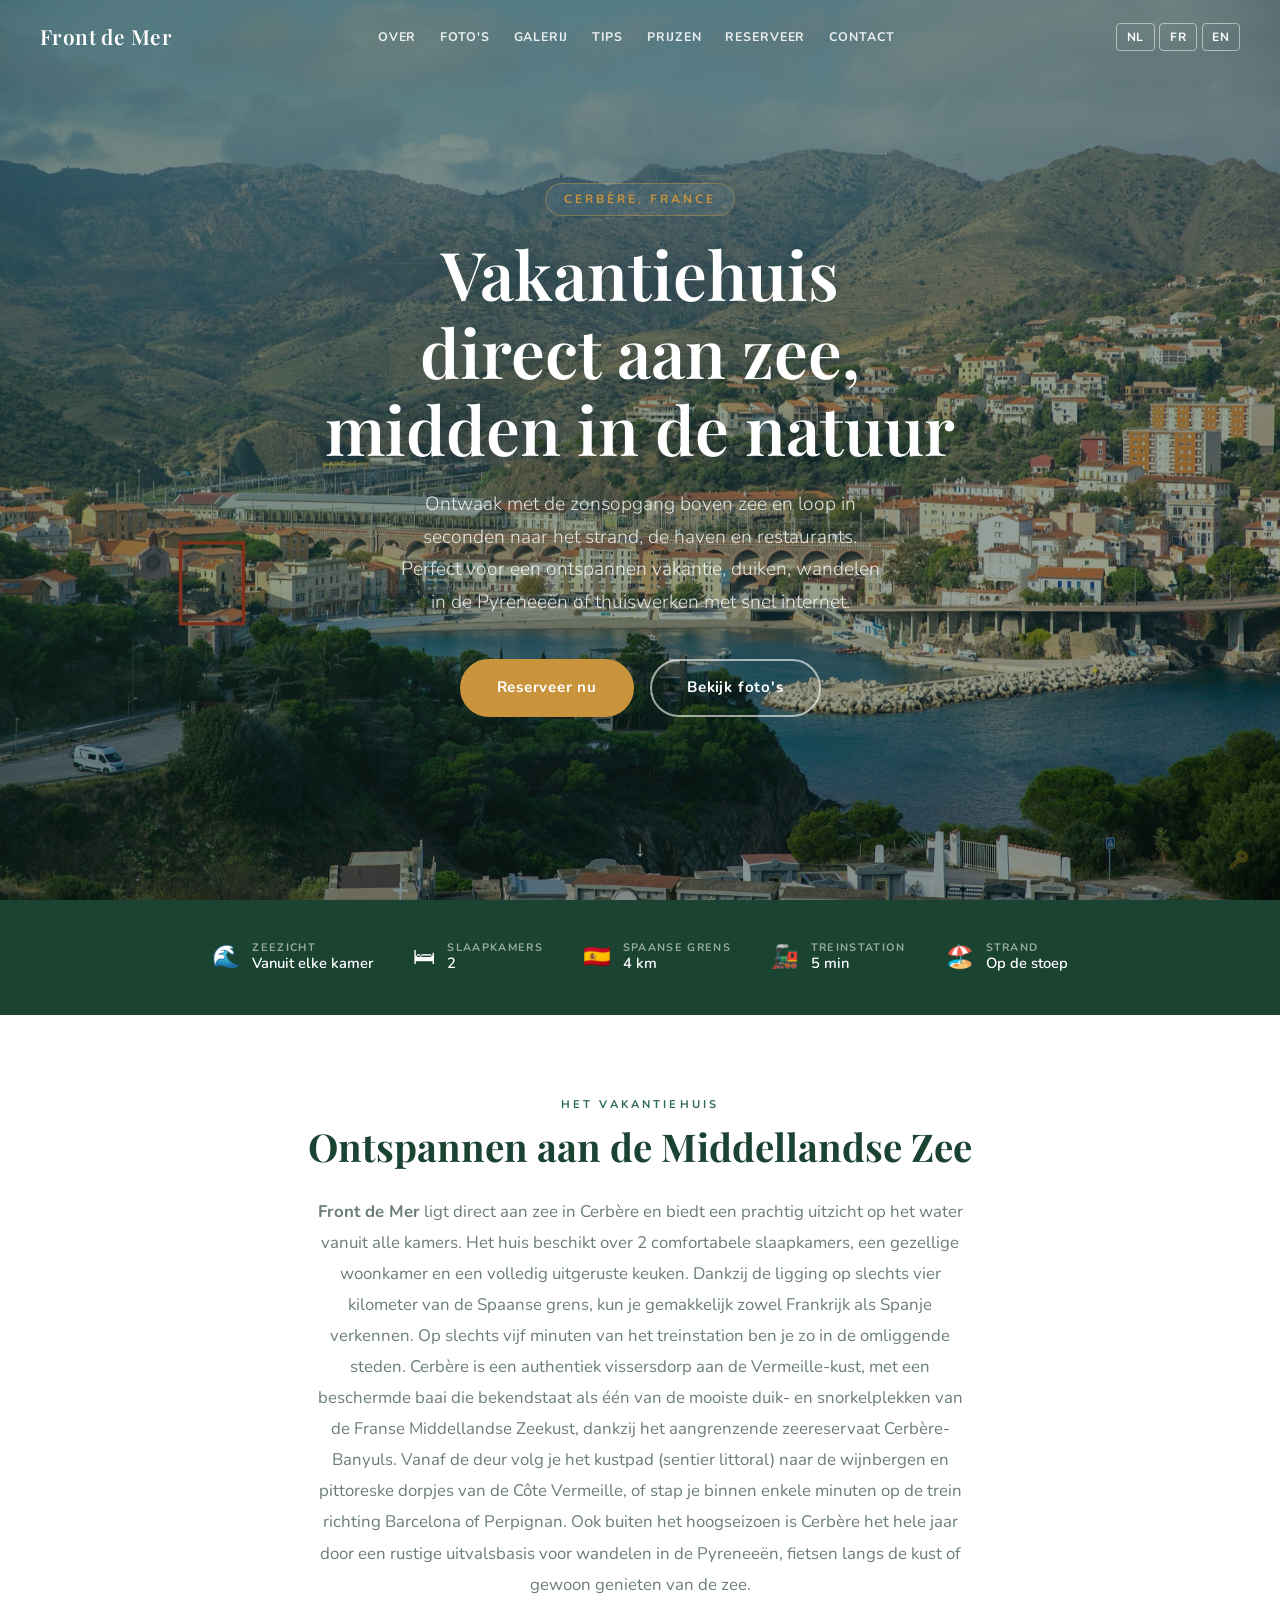
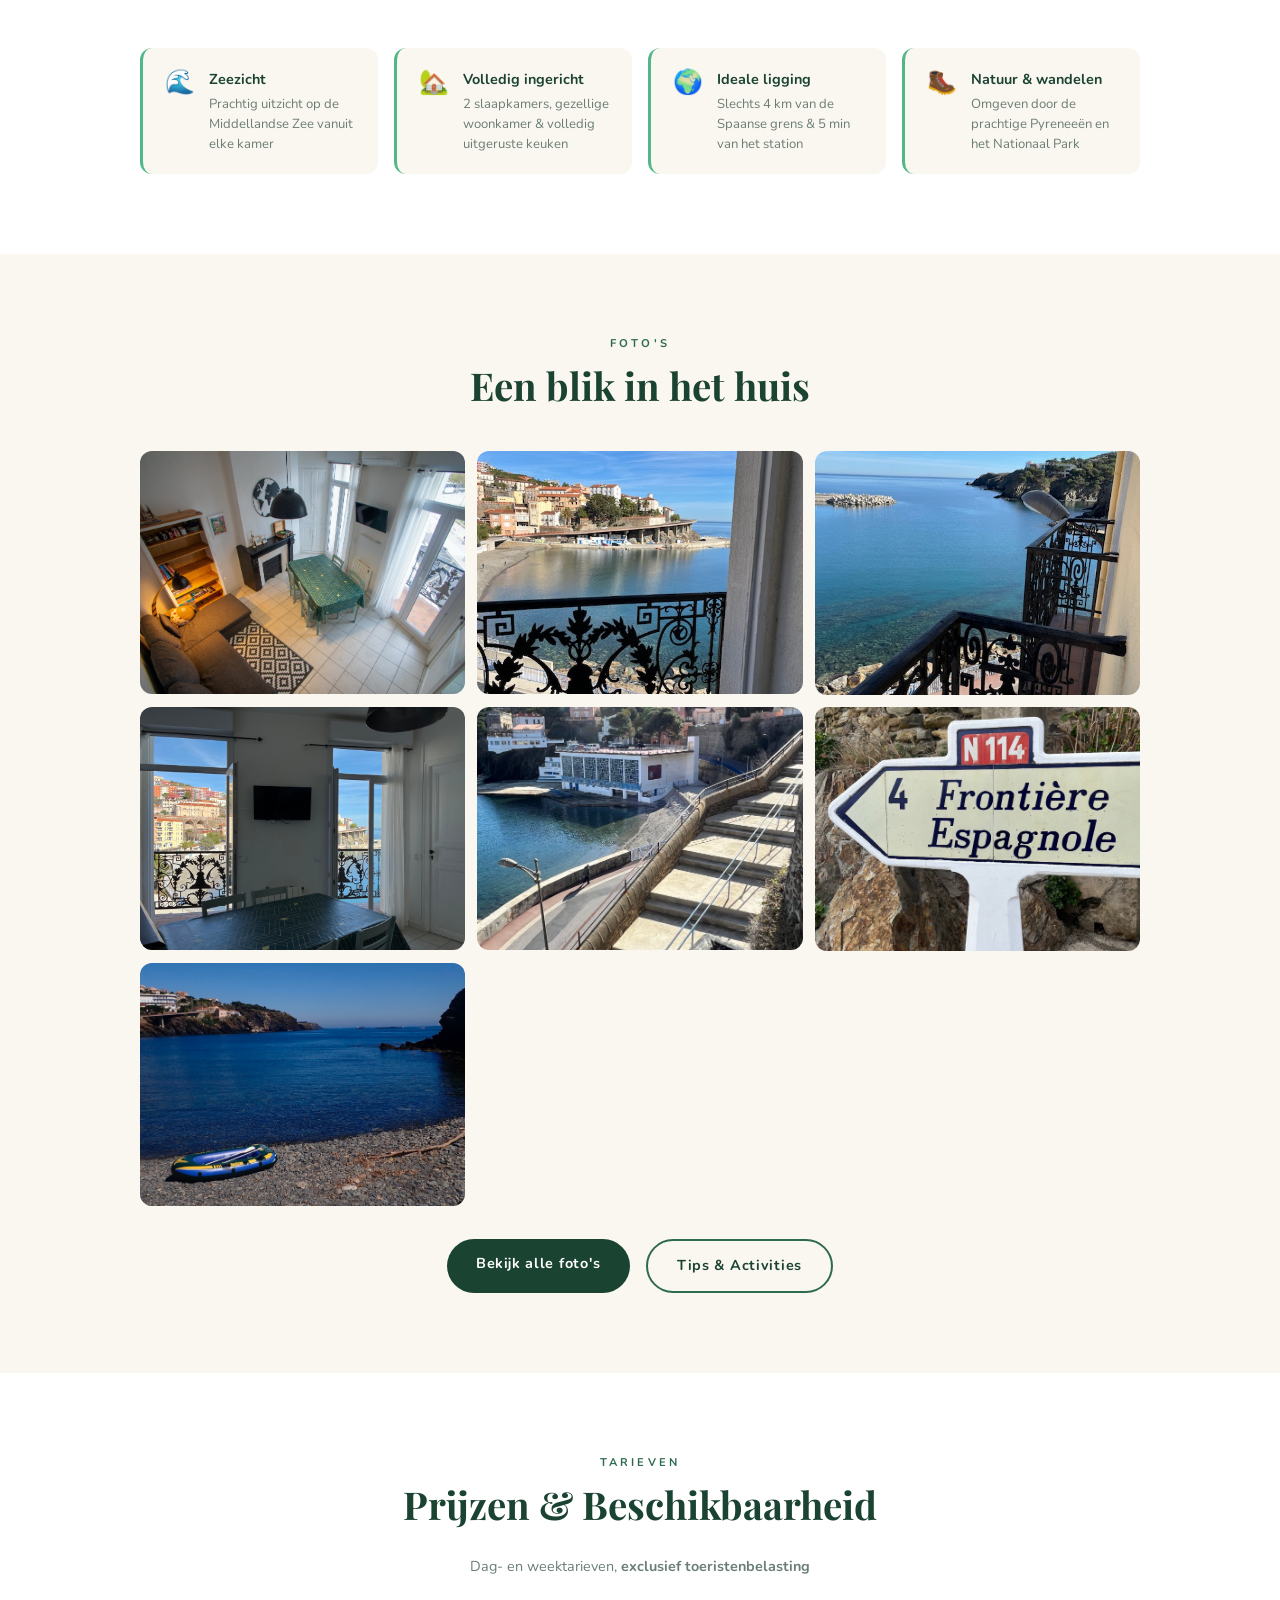
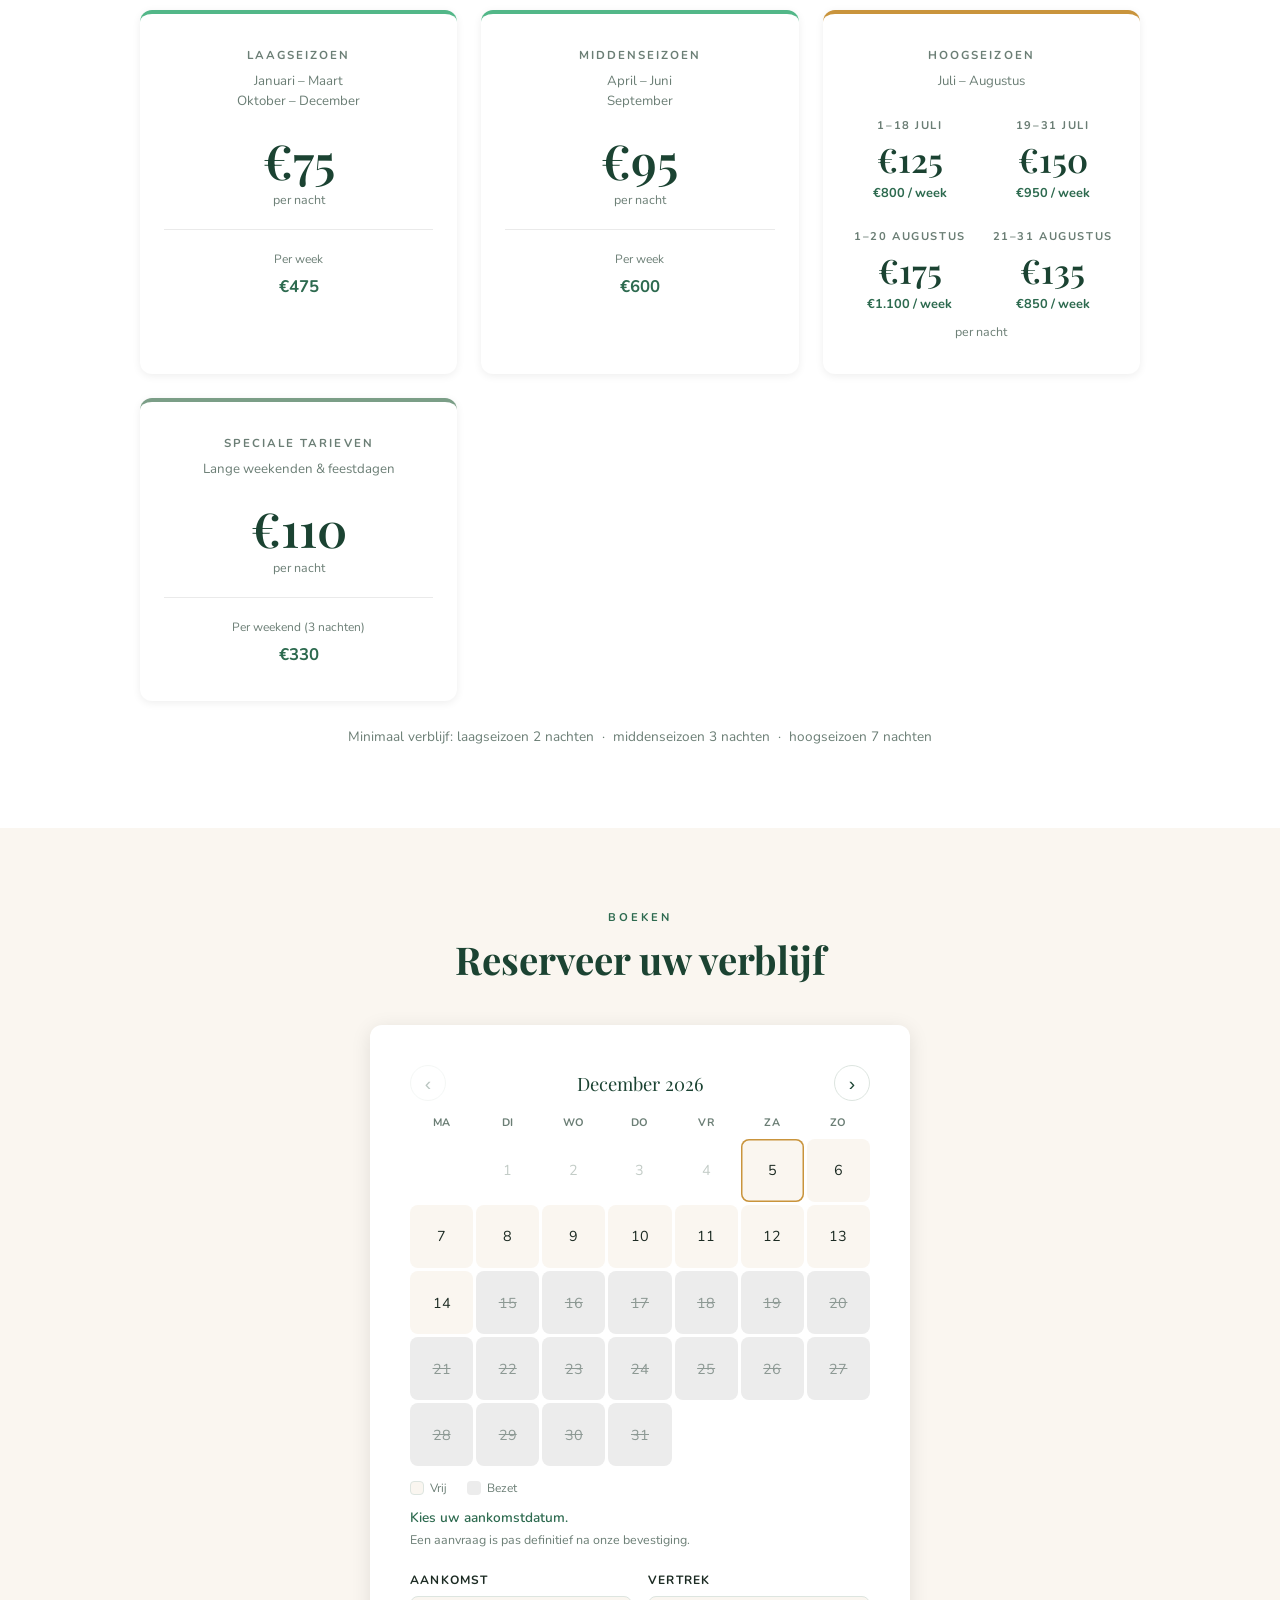
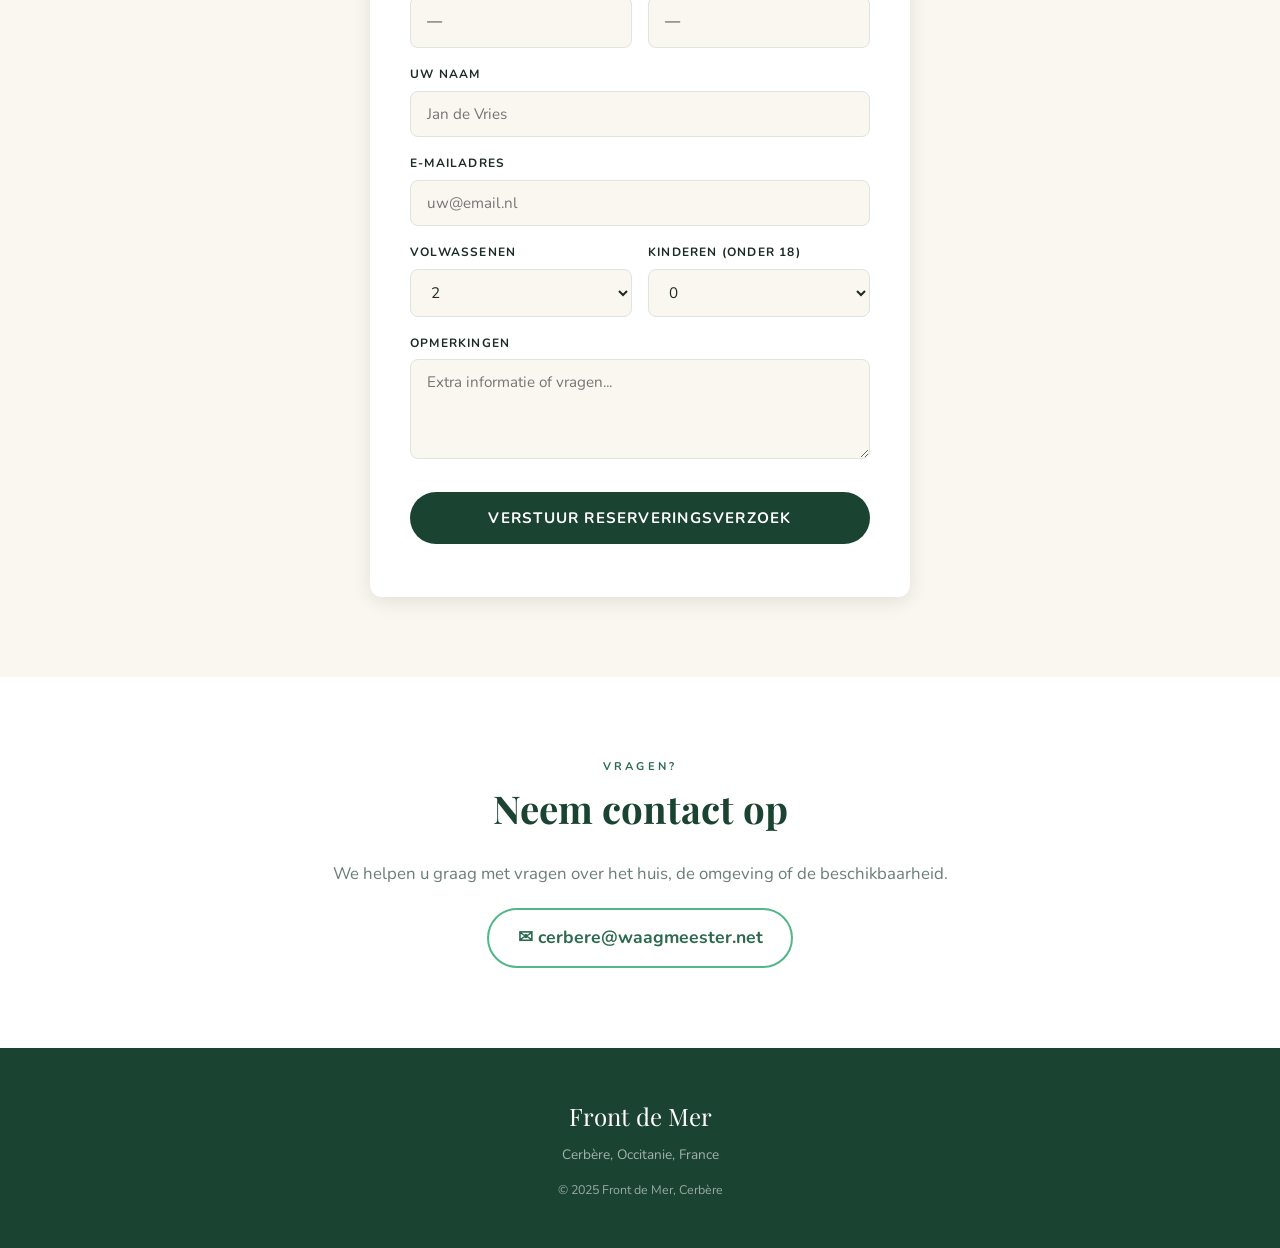
<file: index.html>
<!DOCTYPE html>
<html lang="nl">
<head>
<meta charset="UTF-8">
<meta name="viewport" content="width=device-width, initial-scale=1.0">
<title>Front de Mer — Vakantiehuis in Cerbère</title>
<meta name="description" content="Vakantiehuis direct aan zee in Cerbère, aan de Frans-Spaanse grens. 2 slaapkamers, zeezicht vanuit elke kamer, 5 min van het treinstation. Ideaal voor duiken, wandelen in de Pyreneeën en ontspannen aan de Middellandse Zee.">
<link rel="canonical" href="https://visiblenatu.re/">
<link rel="icon" type="image/svg+xml" href="/favicon.svg">

<link rel="alternate" hreflang="nl" href="https://visiblenatu.re/">
<link rel="alternate" hreflang="fr" href="https://visiblenatu.re/">
<link rel="alternate" hreflang="en" href="https://visiblenatu.re/">
<link rel="alternate" hreflang="x-default" href="https://visiblenatu.re/">

<meta property="og:type" content="website">
<meta property="og:site_name" content="Front de Mer">
<meta property="og:title" content="Front de Mer — Vakantiehuis in Cerbère">
<meta property="og:description" content="Direct aan zee, midden in de natuur. Vakantiehuis met zeezicht in Cerbère, 4 km van de Spaanse grens.">
<meta property="og:image" content="https://visiblenatu.re/hero.jpg">
<meta property="og:url" content="https://visiblenatu.re/">
<meta property="og:locale" content="nl_NL">
<meta property="og:locale:alternate" content="fr_FR">
<meta property="og:locale:alternate" content="en_US">
<meta name="twitter:card" content="summary_large_image">
<meta name="twitter:title" content="Front de Mer — Vakantiehuis in Cerbère">
<meta name="twitter:description" content="Direct aan zee, midden in de natuur. Vakantiehuis met zeezicht in Cerbère, 4 km van de Spaanse grens.">
<meta name="twitter:image" content="https://visiblenatu.re/hero.jpg">

<script type="application/ld+json">
{
  "@context": "https://schema.org",
  "@type": "LodgingBusiness",
  "name": "Front de Mer",
  "description": "Vakantiehuis direct aan zee in Cerbère, met 2 slaapkamers en zeezicht vanuit elke kamer.",
  "url": "https://visiblenatu.re/",
  "image": "https://visiblenatu.re/hero.jpg",
  "email": "cerbere@waagmeester.net",
  "address": {
    "@type": "PostalAddress",
    "addressLocality": "Cerbère",
    "addressRegion": "Occitanie",
    "addressCountry": "FR"
  },
  "geo": {
    "@type": "GeoCoordinates",
    "latitude": 42.440,
    "longitude": 3.164
  },
  "priceRange": "€€"
}
</script>

<link rel="preconnect" href="https://fonts.googleapis.com">
<link rel="preconnect" href="https://fonts.gstatic.com" crossorigin>
<link href="https://fonts.googleapis.com/css2?family=Playfair+Display:ital,wght@0,400;0,600;1,400&family=Nunito:wght@300;400;600;700&display=swap" rel="stylesheet">
<style>
:root {
  --green-dark: #1B4332;
  --green-mid: #2D6A4F;
  --green-light: #52B788;
  --gold: #C9943C;
  --sand: #FAF6F0;
  --text: #1C2B23;
  --text-muted: #6B7E75;
  --white: #FFFFFF;
  --shadow-sm: 0 2px 8px rgba(0,0,0,0.07);
  --shadow: 0 4px 20px rgba(0,0,0,0.1);
  --shadow-lg: 0 8px 30px rgba(0,0,0,0.15);
  --radius: 12px;
  --t: all 0.3s ease;
}

* { box-sizing: border-box; margin: 0; padding: 0; }
html { scroll-behavior: smooth; }
body { font-family: 'Nunito', sans-serif; color: var(--text); background: var(--white); line-height: 1.7; }
a { text-decoration: none; color: inherit; }
img { max-width: 100%; display: block; }

/* ======= HEADER ======= */
#site-header {
  position: fixed;
  top: 0; left: 0; right: 0;
  z-index: 1000;
  padding: 1.2rem 2.5rem;
  display: flex;
  align-items: center;
  justify-content: space-between;
  transition: var(--t);
}
#site-header.scrolled {
  background: white;
  box-shadow: var(--shadow-sm);
  padding: 0.75rem 2.5rem;
}
.logo {
  font-family: 'Playfair Display', serif;
  font-size: 1.3rem;
  font-weight: 600;
  color: white;
  letter-spacing: 0.02em;
  transition: var(--t);
  white-space: nowrap;
}
#site-header.scrolled .logo { color: var(--green-dark); }
#main-nav { display: flex; align-items: center; gap: 0.2rem; }
#main-nav a {
  padding: 0.4rem 0.65rem;
  font-size: 0.78rem;
  font-weight: 700;
  letter-spacing: 0.07em;
  text-transform: uppercase;
  color: rgba(255,255,255,0.88);
  cursor: pointer;
  border-radius: 4px;
  transition: var(--t);
  white-space: nowrap;
}
#main-nav a:hover { color: white; background: rgba(255,255,255,0.15); }
#site-header.scrolled #main-nav a { color: var(--text-muted); }
#site-header.scrolled #main-nav a:hover { color: var(--green-dark); background: var(--sand); }
.lang-switcher { display: flex; gap: 0.3rem; margin-left: 1rem; }
.lang-btn {
  padding: 0.3rem 0.6rem;
  border: 1.5px solid rgba(255,255,255,0.5);
  background: transparent;
  color: white;
  border-radius: 4px;
  font-family: 'Nunito', sans-serif;
  font-size: 0.75rem;
  font-weight: 700;
  cursor: pointer;
  transition: var(--t);
  letter-spacing: 0.05em;
}
.lang-btn:hover { background: rgba(255,255,255,0.2); border-color: white; }
#site-header.scrolled .lang-btn { border-color: var(--green-mid); color: var(--green-mid); }
#site-header.scrolled .lang-btn:hover { background: var(--green-mid); color: white; }

/* ======= HERO ======= */
.hero {
  height: 100vh;
  min-height: 580px;
  position: relative;
  display: flex;
  align-items: center;
  justify-content: center;
  text-align: center;
  background: url('hero.jpg') center/cover no-repeat;
}
.hero-overlay {
  position: absolute;
  inset: 0;
  background: linear-gradient(160deg, rgba(27,67,50,0.58) 0%, rgba(10,25,18,0.38) 100%);
}
.hero-content {
  position: relative;
  z-index: 1;
  color: white;
  padding: 2rem;
  max-width: 820px;
  width: 100%;
}
.hero-tag {
  display: inline-block;
  font-size: 0.75rem;
  letter-spacing: 0.25em;
  text-transform: uppercase;
  color: var(--gold);
  font-weight: 700;
  margin-bottom: 1.2rem;
  background: rgba(255,255,255,0.08);
  padding: 0.35rem 1.1rem;
  border-radius: 50px;
  border: 1px solid rgba(201,148,60,0.45);
}
.hero-title {
  font-family: 'Playfair Display', serif;
  font-size: clamp(2.4rem, 6vw, 4.2rem);
  line-height: 1.15;
  margin-bottom: 1.3rem;
  font-weight: 600;
  text-wrap: balance;
  text-shadow: 0 2px 20px rgba(0,0,0,0.15);
}
.hero-subtitle {
  font-size: clamp(1rem, 2.5vw, 1.2rem);
  color: rgba(255,255,255,0.82);
  font-weight: 300;
  max-width: 480px;
  margin: 0 auto 2.5rem;
}
.hero-cta { display: flex; gap: 1rem; justify-content: center; flex-wrap: wrap; }
.btn-gold {
  padding: 0.9rem 2.2rem;
  background: var(--gold);
  color: white;
  border-radius: 50px;
  font-weight: 700;
  font-size: 0.95rem;
  transition: var(--t);
  letter-spacing: 0.05em;
  border: 2px solid var(--gold);
  cursor: pointer;
}
.btn-gold:hover { background: transparent; transform: translateY(-2px); box-shadow: 0 8px 25px rgba(201,148,60,0.35); }
.btn-outline-white {
  padding: 0.9rem 2.2rem;
  background: transparent;
  color: white;
  border-radius: 50px;
  font-weight: 700;
  font-size: 0.95rem;
  transition: var(--t);
  letter-spacing: 0.05em;
  border: 2px solid rgba(255,255,255,0.6);
  cursor: pointer;
}
.btn-outline-white:hover { background: rgba(255,255,255,0.15); transform: translateY(-2px); }
.hero-scroll {
  position: absolute;
  bottom: 2rem;
  left: 50%;
  transform: translateX(-50%);
  color: rgba(255,255,255,0.6);
  font-size: 1.4rem;
  cursor: pointer;
  animation: scrollBounce 2.2s ease-in-out infinite;
}
@keyframes scrollBounce {
  0%, 100% { transform: translateX(-50%) translateY(0); opacity: 0.6; }
  50% { transform: translateX(-50%) translateY(9px); opacity: 1; }
}

/* ======= FEATURES STRIP ======= */
.features-strip {
  background: var(--green-dark);
  padding: 2rem 2.5rem;
}
.features-inner {
  max-width: 960px;
  margin: auto;
  display: flex;
  justify-content: center;
  flex-wrap: wrap;
  gap: 0.8rem 2.5rem;
}
.feat {
  display: flex;
  align-items: center;
  gap: 0.75rem;
  color: white;
  padding: 0.4rem 0;
}
.feat-icon { font-size: 1.4rem; flex-shrink: 0; }
.feat-label { font-size: 0.68rem; text-transform: uppercase; letter-spacing: 0.12em; color: rgba(255,255,255,0.55); font-weight: 700; line-height: 1.2; }
.feat-value { font-size: 0.92rem; font-weight: 600; color: white; line-height: 1.3; }

/* ======= SECTION BASE ======= */
.section { padding: 5rem 2rem; }
.section.bg-sand { background: var(--sand); }
.section.bg-white { background: white; }
.section-inner { max-width: 1000px; margin: auto; }
.eyebrow {
  text-align: center;
  font-size: 0.7rem;
  letter-spacing: 0.28em;
  text-transform: uppercase;
  color: var(--green-mid);
  font-weight: 700;
  margin-bottom: 0.5rem;
}
.section-title {
  font-family: 'Playfair Display', serif;
  text-align: center;
  font-size: clamp(1.8rem, 4vw, 2.4rem);
  color: var(--green-dark);
  margin-bottom: 1.5rem;
  line-height: 1.3;
}
.section-text {
  max-width: 660px;
  margin: 0 auto;
  text-align: center;
  font-size: 1.05rem;
  color: var(--text-muted);
  line-height: 1.85;
}

/* ======= HIGHLIGHTS ======= */
.highlights-grid {
  display: grid;
  grid-template-columns: repeat(auto-fit, minmax(220px, 1fr));
  gap: 1rem;
  margin-top: 3rem;
}
.highlight {
  display: flex;
  align-items: flex-start;
  gap: 0.85rem;
  padding: 1.2rem 1.4rem;
  background: var(--sand);
  border-radius: var(--radius);
  border-left: 3px solid var(--green-light);
}
.highlight-icon { font-size: 1.5rem; flex-shrink: 0; line-height: 1.3; }
.highlight-title { font-weight: 700; font-size: 0.9rem; margin-bottom: 0.25rem; color: var(--green-dark); }
.highlight-text { font-size: 0.82rem; color: var(--text-muted); line-height: 1.5; }

/* ======= PHOTO GRID ======= */
.photo-grid {
  display: grid;
  grid-template-columns: repeat(3, 1fr);
  gap: 0.75rem;
  margin: 2.5rem 0 2rem;
}
.photo {
  overflow: hidden;
  border-radius: var(--radius);
  aspect-ratio: 4/3;
}
.photo img {
  width: 100%;
  height: 100%;
  object-fit: cover;
  transition: transform 0.5s ease;
  display: block;
}
.photo:hover img { transform: scale(1.07); }
.btn-group { display: flex; gap: 1rem; justify-content: center; flex-wrap: wrap; }
.btn-green {
  display: inline-block;
  padding: 0.8rem 1.8rem;
  background: var(--green-dark);
  color: white;
  border-radius: 50px;
  font-weight: 700;
  font-size: 0.9rem;
  transition: var(--t);
  letter-spacing: 0.05em;
}
.btn-green:hover { background: var(--green-mid); transform: translateY(-2px); box-shadow: var(--shadow); }
.btn-outline-green {
  display: inline-block;
  padding: 0.8rem 1.8rem;
  background: transparent;
  color: var(--green-dark);
  border-radius: 50px;
  font-weight: 700;
  font-size: 0.9rem;
  transition: var(--t);
  letter-spacing: 0.05em;
  border: 2px solid var(--green-mid);
}
.btn-outline-green:hover { background: var(--green-dark); color: white; transform: translateY(-2px); }

/* ======= PRICING ======= */
.pricing-note-top {
  text-align: center;
  color: var(--text-muted);
  font-size: 0.9rem;
  margin-bottom: 2rem;
}
.pricing-cards {
  display: grid;
  grid-template-columns: repeat(auto-fit, minmax(240px, 1fr));
  gap: 1.5rem;
}
.pricing-card {
  background: white;
  border-radius: var(--radius);
  padding: 2rem 1.5rem;
  text-align: center;
  box-shadow: var(--shadow-sm);
  border-top: 4px solid var(--green-light);
  transition: var(--t);
}
.pricing-card:hover { transform: translateY(-5px); box-shadow: var(--shadow); }
.pricing-card.peak { border-top-color: var(--gold); }
.pricing-card.special { border-top-color: #7B9E87; }
.pricing-season {
  font-size: 0.72rem;
  text-transform: uppercase;
  letter-spacing: 0.18em;
  color: var(--text-muted);
  font-weight: 700;
  margin-bottom: 0.4rem;
}
.pricing-period {
  font-size: 0.83rem;
  color: var(--text-muted);
  margin-bottom: 1.5rem;
  line-height: 1.5;
}
.pricing-day-price {
  font-family: 'Playfair Display', serif;
  font-size: 3rem;
  color: var(--green-dark);
  font-weight: 600;
  line-height: 1;
}
.pricing-split { display: grid; grid-template-columns: 1fr 1fr; gap: 1.4rem 1rem; }
.pricing-split .pricing-day-price { font-size: 2.1rem; }
.pricing-cell-week { font-size: 0.8rem; color: var(--green-mid); font-weight: 700; margin-top: 0.4rem; }
.pricing-split-label {
  font-size: 0.7rem;
  text-transform: uppercase;
  letter-spacing: 0.14em;
  color: var(--text-muted);
  font-weight: 700;
  margin-bottom: 0.5rem;
}
.pricing-per-night { font-size: 0.78rem; color: var(--text-muted); margin-top: 0.3rem; }
.pricing-week-row {
  margin-top: 1.2rem;
  padding-top: 1.2rem;
  border-top: 1px solid #EAEAEA;
  font-size: 1.05rem;
  font-weight: 700;
  color: var(--green-mid);
}
.pricing-week-label { font-size: 0.75rem; color: var(--text-muted); font-weight: 400; margin-bottom: 0.2rem; }
.pricing-footnote { text-align: center; font-size: 0.85rem; color: var(--text-muted); margin-top: 1.5rem; }

/* ======= FORM ======= */
.form-card {
  max-width: 540px;
  margin: 2.5rem auto 0;
  background: white;
  border-radius: var(--radius);
  padding: 2.5rem;
  box-shadow: var(--shadow);
}
.form-row-2 { display: grid; grid-template-columns: 1fr 1fr; gap: 1rem; }
.form-group { margin-bottom: 1rem; }
.form-group label {
  display: block;
  font-size: 0.75rem;
  font-weight: 700;
  text-transform: uppercase;
  letter-spacing: 0.1em;
  color: var(--text);
  margin-bottom: 0.4rem;
}
.form-group input,
.form-group select,
.form-group textarea {
  width: 100%;
  padding: 0.75rem 1rem;
  border: 1.5px solid #DDE5E0;
  border-radius: 8px;
  font-family: 'Nunito', sans-serif;
  font-size: 0.95rem;
  color: var(--text);
  background: var(--sand);
  transition: var(--t);
}
.form-group input:focus,
.form-group select:focus,
.form-group textarea:focus {
  outline: none;
  border-color: var(--green-mid);
  background: white;
  box-shadow: 0 0 0 3px rgba(45,106,79,0.1);
}
.form-group textarea { resize: vertical; min-height: 100px; }
.btn-submit {
  width: 100%;
  padding: 1rem;
  background: var(--green-dark);
  color: white;
  border: none;
  border-radius: 50px;
  font-family: 'Nunito', sans-serif;
  font-size: 0.95rem;
  font-weight: 700;
  cursor: pointer;
  transition: var(--t);
  letter-spacing: 0.08em;
  text-transform: uppercase;
  margin-top: 0.5rem;
}
.btn-submit:hover { background: var(--green-mid); box-shadow: var(--shadow); transform: translateY(-1px); }

/* ======= AVAILABILITY CALENDAR ======= */
.avail-cal { margin-bottom: 1.2rem; }
.cal-head { display: flex; align-items: center; justify-content: space-between; margin-bottom: 0.6rem; }
.cal-title { font-family: 'Playfair Display', serif; font-size: 1.15rem; color: var(--green-dark); text-transform: capitalize; }
.cal-nav { width: 36px; height: 36px; border-radius: 50%; border: 1.5px solid #DDE5E0; background: white; color: var(--green-dark); font-size: 1.2rem; line-height: 1; cursor: pointer; transition: var(--t); }
.cal-nav:hover:not(:disabled) { background: var(--sand); border-color: var(--green-mid); }
.cal-nav:disabled { opacity: 0.3; cursor: default; }
.cal-grid { display: grid; grid-template-columns: repeat(7, 1fr); gap: 3px; }
.cal-wd { text-align: center; font-size: 0.68rem; font-weight: 700; text-transform: uppercase; letter-spacing: 0.05em; color: var(--text-muted); padding: 0.2rem 0; }
.cal-day { aspect-ratio: 1; border: none; border-radius: 8px; background: var(--sand); font-family: inherit; font-size: 0.9rem; color: var(--text); cursor: pointer; transition: background 0.15s; }
.cal-day:hover:not(:disabled) { background: #d4ecdf; }
.cal-day:disabled { cursor: default; }
.cal-day.past { background: transparent; color: #c3ccc7; }
.cal-day.blocked { color: #aab5b0; }
.cal-day.booked { background: #ECECEC; color: #8d9994; text-decoration: line-through; }
.cal-day.turnover { background: linear-gradient(135deg, var(--sand) 50%, #ECECEC 50%); }
.cal-day.inrange { background: #cfe8da; border-radius: 0; }
.cal-day.sel { background: var(--green-dark); color: white; text-decoration: none; }
.cal-day.today { box-shadow: inset 0 0 0 1.5px var(--gold); }
.cal-day:focus-visible, .cal-nav:focus-visible { outline: 2px solid var(--green-mid); outline-offset: 2px; }
.cal-legend { display: flex; gap: 1.2rem; flex-wrap: wrap; margin-top: 0.7rem; font-size: 0.75rem; color: var(--text-muted); }
.cal-legend span { display: inline-flex; align-items: center; gap: 0.4rem; }
.cal-swatch { width: 14px; height: 14px; border-radius: 4px; display: inline-block; }
.cal-swatch.free { background: var(--sand); border: 1px solid #DDE5E0; }
.cal-swatch.booked { background: #ECECEC; }
.cal-status { margin-top: 0.5rem; min-height: 1.4em; font-size: 0.85rem; color: var(--green-mid); font-weight: 600; }
.cal-status.warn { color: #9A6B1C; }
.cal-note { font-size: 0.78rem; color: var(--text-muted); }
.date-box { padding: 0.75rem 1rem; border: 1.5px solid #DDE5E0; border-radius: 8px; background: var(--sand); font-size: 0.95rem; min-height: 46px; }

.hp { position: absolute; left: -9999px; width: 1px; height: 1px; opacity: 0; }
.form-feedback { margin-top: 0.8rem; font-size: 0.9rem; }
.form-feedback.error { color: #B3261E; }
.form-feedback.error a { text-decoration: underline; }
.form-success { text-align: center; padding: 1rem 0; }
.form-success h3 { font-family: 'Playfair Display', serif; color: var(--green-dark); font-size: 1.5rem; margin-bottom: 0.6rem; }
.form-success p { color: var(--text-muted); }

/* ======= CONTACT ======= */
.contact-email {
  display: inline-flex;
  align-items: center;
  gap: 0.5rem;
  color: var(--green-mid);
  font-weight: 700;
  font-size: 1.1rem;
  transition: var(--t);
  padding: 0.8rem 1.8rem;
  border: 2px solid var(--green-light);
  border-radius: 50px;
  margin-top: 1.2rem;
}
.contact-email:hover { color: var(--green-dark); border-color: var(--green-dark); background: var(--sand); }

/* ======= FOOTER ======= */
footer {
  background: var(--green-dark);
  color: rgba(255,255,255,0.55);
  text-align: center;
  padding: 3rem 2rem;
}
.footer-brand {
  font-family: 'Playfair Display', serif;
  color: white;
  font-size: 1.5rem;
  margin-bottom: 0.4rem;
}
.footer-location { font-size: 0.85rem; margin-bottom: 0.8rem; color: rgba(255,255,255,0.6); }
.footer-copy { font-size: 0.78rem; }

/* ======= UTILS ======= */
.hidden { display: none !important; }
.lang-section { display: block; }

/* ======= RESPONSIVE ======= */
@media (max-width: 860px) {
  #main-nav { display: none; }
  .features-inner { gap: 0.8rem 2rem; }
  .photo-grid { grid-template-columns: repeat(2, 1fr); }
}
@media (max-width: 520px) {
  #site-header { padding: 1rem 1.2rem; }
  .section { padding: 3.5rem 1.2rem; }
  .photo-grid { grid-template-columns: 1fr; }
  .form-row-2 { grid-template-columns: 1fr; }
  .form-card { padding: 1.5rem; }
  .pricing-cards { grid-template-columns: 1fr; }
  .hero-cta { flex-direction: column; align-items: center; }
}
</style>
</head>
<body>

<!-- ======= FIXED HEADER ======= -->
<header id="site-header">
  <div class="logo">Front de Mer</div>
  <nav id="main-nav">
    <a onclick="scrollToSection('over')" id="nav-over">Over</a>
    <a onclick="scrollToSection('preview')" id="nav-preview">Foto's</a>
    <a href="gallery.html" id="nav-gallery">Galerij</a>
    <a href="tips.html">Tips</a>
    <a onclick="scrollToSection('prijzen')" id="nav-prices">Prijzen</a>
    <a onclick="scrollToSection('reservering')" id="nav-book">Reserveer</a>
    <a onclick="scrollToSection('contact')" id="nav-contact">Contact</a>
  </nav>
  <div class="lang-switcher">
    <button class="lang-btn" onclick="showLang('nl')">NL</button>
    <button class="lang-btn" onclick="showLang('fr')">FR</button>
    <button class="lang-btn" onclick="showLang('en')">EN</button>
  </div>
</header>

<!-- ======= HERO ======= -->
<div class="hero">
  <div class="hero-overlay"></div>
  <div class="hero-content">
    <span class="hero-tag">Cerbère, France</span>
    <h1 class="hero-title" id="hero-title">Vakantiehuis direct aan zee,<br>midden in de natuur</h1>
    <p class="hero-subtitle" id="hero-subtitle">Ontwaak met de zonsopgang boven zee en loop in seconden naar het strand, de haven en restaurants.<br>Perfect voor een ontspannen vakantie, duiken, wandelen in de Pyreneeën of thuiswerken met snel internet.</p>
    <div class="hero-cta">
      <a class="btn-gold" id="hero-btn-book" onclick="scrollToSection('reservering')">Reserveer nu</a>
      <a class="btn-outline-white" id="hero-btn-photos" onclick="scrollToSection('preview')">Bekijk foto's</a>
    </div>
  </div>
  <div class="hero-scroll" onclick="scrollToSection('over')">↓</div>
</div>

<!-- ======= FEATURES STRIP ======= -->
<div class="features-strip">
  <div class="features-inner">
    <div class="feat">
      <span class="feat-icon">🌊</span>
      <div>
        <div class="feat-label" id="feat1-label">Zeezicht</div>
        <div class="feat-value" id="feat1-value">Vanuit elke kamer</div>
      </div>
    </div>
    <div class="feat">
      <span class="feat-icon">🛏</span>
      <div>
        <div class="feat-label" id="feat2-label">Slaapkamers</div>
        <div class="feat-value">2</div>
      </div>
    </div>
    <div class="feat">
      <span class="feat-icon">🇪🇸</span>
      <div>
        <div class="feat-label" id="feat3-label">Spaanse grens</div>
        <div class="feat-value">4 km</div>
      </div>
    </div>
    <div class="feat">
      <span class="feat-icon">🚂</span>
      <div>
        <div class="feat-label" id="feat4-label">Treinstation</div>
        <div class="feat-value" id="feat4-value">5 min</div>
      </div>
    </div>
    <div class="feat">
      <span class="feat-icon">🏖️</span>
      <div>
        <div class="feat-label" id="feat5-label">Strand</div>
        <div class="feat-value" id="feat5-value">Op de stoep</div>
      </div>
    </div>
  </div>
</div>

<!-- ====================== NEDERLANDS ====================== -->
<section id="over-nl" class="lang-section section bg-white">
  <div class="section-inner">
    <p class="eyebrow">Het vakantiehuis</p>
    <h2 class="section-title">Ontspannen aan de Middellandse Zee</h2>
    <p class="section-text">
      <strong>Front de Mer</strong> ligt direct aan zee in Cerbère en biedt een prachtig uitzicht op het water vanuit alle kamers. Het huis beschikt over 2 comfortabele slaapkamers, een gezellige woonkamer en een volledig uitgeruste keuken. Dankzij de ligging op slechts vier kilometer van de Spaanse grens, kun je gemakkelijk zowel Frankrijk als Spanje verkennen. Op slechts vijf minuten van het treinstation ben je zo in de omliggende steden.
      Cerbère is een authentiek vissersdorp aan de Vermeille-kust, met een beschermde baai die bekendstaat als één van de mooiste duik- en snorkelplekken van de Franse Middellandse Zeekust, dankzij het aangrenzende zeereservaat Cerbère-Banyuls. Vanaf de deur volg je het kustpad (sentier littoral) naar de wijnbergen en pittoreske dorpjes van de Côte Vermeille, of stap je binnen enkele minuten op de trein richting Barcelona of Perpignan. Ook buiten het hoogseizoen is Cerbère het hele jaar door een rustige uitvalsbasis voor wandelen in de Pyreneeën, fietsen langs de kust of gewoon genieten van de zee.
    </p>
    <div class="highlights-grid">
      <div class="highlight">
        <span class="highlight-icon">🌊</span>
        <div>
          <div class="highlight-title">Zeezicht</div>
          <div class="highlight-text">Prachtig uitzicht op de Middellandse Zee vanuit elke kamer</div>
        </div>
      </div>
      <div class="highlight">
        <span class="highlight-icon">🏡</span>
        <div>
          <div class="highlight-title">Volledig ingericht</div>
          <div class="highlight-text">2 slaapkamers, gezellige woonkamer & volledig uitgeruste keuken</div>
        </div>
      </div>
      <div class="highlight">
        <span class="highlight-icon">🌍</span>
        <div>
          <div class="highlight-title">Ideale ligging</div>
          <div class="highlight-text">Slechts 4 km van de Spaanse grens & 5 min van het station</div>
        </div>
      </div>
      <div class="highlight">
        <span class="highlight-icon">🥾</span>
        <div>
          <div class="highlight-title">Natuur & wandelen</div>
          <div class="highlight-text">Omgeven door de prachtige Pyreneeën en het Nationaal Park</div>
        </div>
      </div>
    </div>
  </div>
</section>

<section id="preview-nl" class="lang-section section bg-sand">
  <div class="section-inner">
    <p class="eyebrow">Foto's</p>
    <h2 class="section-title">Een blik in het huis</h2>
    <div class="photo-grid">
      <div class="photo"><img src="huis1.jpg" alt="Front de Mer — zeezicht" loading="lazy" decoding="async"></div>
      <div class="photo"><img src="huis2.jpg" alt="Front de Mer — interieur" loading="lazy" decoding="async"></div>
      <div class="photo"><img src="huis3.jpg" alt="Front de Mer — slaapkamer" loading="lazy" decoding="async"></div>
      <div class="photo"><img src="huis4.jpg" alt="Front de Mer — woonkamer" loading="lazy" decoding="async"></div>
      <div class="photo"><img src="huis5.jpg" alt="Front de Mer — keuken" loading="lazy" decoding="async"></div>
      <div class="photo"><img src="huis6.jpg" alt="Front de Mer — uitzicht" loading="lazy" decoding="async"></div>
      <div class="photo"><img src="huis7.jpg" alt="Front de Mer — omgeving" loading="lazy" decoding="async"></div>
      <div class="photo"><img src="huis8.jpg" alt="Front de Mer — strand" loading="lazy" decoding="async"></div>
      <div class="photo"><img src="huis9.jpg" alt="Front de Mer — Cerbère" loading="lazy" decoding="async"></div>
    </div>
    <div class="btn-group">
      <a href="gallery.html" class="btn-green">Bekijk alle foto's</a>
      <a href="tips.html" class="btn-outline-green">Tips &amp; Activities</a>
    </div>
  </div>
</section>

<section id="prijzen-nl" class="lang-section section bg-white">
  <div class="section-inner">
    <p class="eyebrow">Tarieven</p>
    <h2 class="section-title">Prijzen &amp; Beschikbaarheid</h2>
    <p class="pricing-note-top">Dag- en weektarieven, <strong>exclusief toeristenbelasting</strong></p>
    <div class="pricing-cards">
      <div class="pricing-card">
        <div class="pricing-season">Laagseizoen</div>
        <div class="pricing-period">Januari – Maart<br>Oktober – December</div>
        <div class="pricing-day-price" data-pk="low-n">€75</div>
        <div class="pricing-per-night">per nacht</div>
        <div class="pricing-week-row">
          <div class="pricing-week-label">Per week</div>
          <span data-pk="low-w">€475</span>
        </div>
      </div>
      <div class="pricing-card">
        <div class="pricing-season">Middenseizoen</div>
        <div class="pricing-period">April – Juni<br>September</div>
        <div class="pricing-day-price" data-pk="mid-n">€95</div>
        <div class="pricing-per-night">per nacht</div>
        <div class="pricing-week-row">
          <div class="pricing-week-label">Per week</div>
          <span data-pk="mid-w">€600</span>
        </div>
      </div>
      <div class="pricing-card peak">
        <div class="pricing-season">Hoogseizoen</div>
        <div class="pricing-period">Juli – Augustus</div>
        <div class="pricing-split">
          <div><div class="pricing-split-label">1–18 juli</div><div class="pricing-day-price" data-pk="high-n">€125</div><div class="pricing-cell-week"><span data-pk="high-w">€800</span> / week</div></div>
          <div><div class="pricing-split-label">19–31 juli</div><div class="pricing-day-price" data-pk="jul2-n">€150</div><div class="pricing-cell-week"><span data-pk="jul2-w">€950</span> / week</div></div>
          <div><div class="pricing-split-label">1–20 augustus</div><div class="pricing-day-price" data-pk="aug-n">€175</div><div class="pricing-cell-week"><span data-pk="aug-w">€1100</span> / week</div></div>
          <div><div class="pricing-split-label">21–31 augustus</div><div class="pricing-day-price" data-pk="aug2-n">€135</div><div class="pricing-cell-week"><span data-pk="aug2-w">€850</span> / week</div></div>
        </div>
        <div class="pricing-per-night">per nacht</div>
      </div>
      <div class="pricing-card special">
        <div class="pricing-season">Speciale Tarieven</div>
        <div class="pricing-period">Lange weekenden &amp; feestdagen</div>
        <div class="pricing-day-price" data-pk="special-n">€110</div>
        <div class="pricing-per-night">per nacht</div>
        <div class="pricing-week-row">
          <div class="pricing-week-label">Per weekend (3 nachten)</div>
          <span data-pk="special-w">€330</span>
        </div>
      </div>
    </div>
    <p class="pricing-footnote">
      Minimaal verblijf: laagseizoen&nbsp;2 nachten &nbsp;·&nbsp; middenseizoen&nbsp;3 nachten &nbsp;·&nbsp; hoogseizoen&nbsp;7 nachten
    </p>
  </div>
</section>

<section id="reservering-nl" class="lang-section section bg-sand">
  <div class="section-inner">
    <p class="eyebrow">Boeken</p>
    <h2 class="section-title">Reserveer uw verblijf</h2>
    <div class="form-card">
      <form id="form-nl" onsubmit="submitReservation('nl'); return false;">
        <div class="avail-cal" data-lang="nl"></div>
        <div class="form-row-2">
          <div class="form-group">
            <label>Aankomst</label>
            <div class="date-box" id="checkin-box-nl">—</div>
            <input type="hidden" id="checkin-nl">
          </div>
          <div class="form-group">
            <label>Vertrek</label>
            <div class="date-box" id="checkout-box-nl">—</div>
            <input type="hidden" id="checkout-nl">
          </div>
        </div>
        <div class="form-group">
          <label for="name-nl">Uw naam</label>
          <input type="text" id="name-nl" placeholder="Jan de Vries" required>
        </div>
        <div class="form-group">
          <label for="email-nl">E-mailadres</label>
          <input type="email" id="email-nl" placeholder="uw@email.nl" required>
        </div>
        <div class="form-row-2">
          <div class="form-group">
            <label for="adults-nl">Volwassenen</label>
            <select id="adults-nl"><option value="1">1</option><option value="2" selected>2</option><option value="3">3</option><option value="4">4</option></select>
          </div>
          <div class="form-group">
            <label for="children-nl">Kinderen (onder 18)</label>
            <select id="children-nl"><option value="0">0</option><option value="1">1</option><option value="2">2</option><option value="3">3</option></select>
          </div>
        </div>
        <div class="form-group">
          <label for="message-nl">Opmerkingen</label>
          <textarea id="message-nl" placeholder="Extra informatie of vragen..."></textarea>
        </div>
        <input type="text" class="hp" id="website-nl" tabindex="-1" autocomplete="off" aria-hidden="true">
        <button type="submit" class="btn-submit">Verstuur reserveringsverzoek</button>
        <div class="form-feedback" id="feedback-nl" aria-live="polite"></div>
      </form>
    </div>
  </div>
</section>

<section id="contact-nl" class="lang-section section bg-white">
  <div class="section-inner" style="text-align:center;">
    <p class="eyebrow">Vragen?</p>
    <h2 class="section-title">Neem contact op</h2>
    <p class="section-text">We helpen u graag met vragen over het huis, de omgeving of de beschikbaarheid.</p>
    <a href="mailto:cerbere@waagmeester.net" class="contact-email">✉ cerbere@waagmeester.net</a>
  </div>
</section>

<!-- ====================== FRANÇAIS ====================== -->
<section id="over-fr" class="lang-section section bg-white hidden">
  <div class="section-inner">
    <p class="eyebrow">La maison</p>
    <h2 class="section-title">Détente au bord de la Méditerranée</h2>
    <p class="section-text">
      <strong>Front de Mer</strong> est situé en bord de mer à Cerbère et offre une belle vue sur l'eau depuis toutes les chambres. La maison dispose de 2 chambres confortables, d'un salon cosy et d'une cuisine entièrement équipée. Grâce à sa proximité avec la frontière espagnole, vous pouvez facilement explorer la France et l'Espagne. La gare se trouve à seulement cinq minutes à pied.
      Cerbère est un authentique village de pêcheurs de la Côte Vermeille, niché dans une baie protégée réputée pour être l'un des plus beaux spots de plongée et de snorkeling du littoral méditerranéen français, grâce à la réserve marine voisine de Cerbère-Banyuls. Depuis la maison, le sentier littoral mène directement aux vignobles et villages pittoresques de la Côte Vermeille, et la gare dessert Barcelone et Perpignan en quelques minutes. Même hors saison, Cerbère reste toute l'année un point de départ paisible pour la randonnée dans les Pyrénées, le vélo le long de la côte ou tout simplement la mer.
    </p>
    <div class="highlights-grid">
      <div class="highlight">
        <span class="highlight-icon">🌊</span>
        <div>
          <div class="highlight-title">Vue sur la mer</div>
          <div class="highlight-text">Belle vue sur la Méditerranée depuis chaque chambre</div>
        </div>
      </div>
      <div class="highlight">
        <span class="highlight-icon">🏡</span>
        <div>
          <div class="highlight-title">Entièrement équipé</div>
          <div class="highlight-text">2 chambres, salon cosy & cuisine entièrement équipée</div>
        </div>
      </div>
      <div class="highlight">
        <span class="highlight-icon">🌍</span>
        <div>
          <div class="highlight-title">Situation idéale</div>
          <div class="highlight-text">À 4 km de l'Espagne & à seulement 5 min de la gare</div>
        </div>
      </div>
      <div class="highlight">
        <span class="highlight-icon">🥾</span>
        <div>
          <div class="highlight-title">Nature & randonnées</div>
          <div class="highlight-text">Entouré des beaux Pyrénées et du Parc National</div>
        </div>
      </div>
    </div>
  </div>
</section>

<section id="preview-fr" class="lang-section section bg-sand hidden">
  <div class="section-inner">
    <p class="eyebrow">Photos</p>
    <h2 class="section-title">Un aperçu de la maison</h2>
    <div class="photo-grid">
      <div class="photo"><img src="huis1.jpg" alt="Front de Mer" loading="lazy" decoding="async"></div>
      <div class="photo"><img src="huis2.jpg" alt="Front de Mer" loading="lazy" decoding="async"></div>
      <div class="photo"><img src="huis3.jpg" alt="Front de Mer" loading="lazy" decoding="async"></div>
      <div class="photo"><img src="huis4.jpg" alt="Front de Mer" loading="lazy" decoding="async"></div>
      <div class="photo"><img src="huis5.jpg" alt="Front de Mer" loading="lazy" decoding="async"></div>
      <div class="photo"><img src="huis6.jpg" alt="Front de Mer" loading="lazy" decoding="async"></div>
      <div class="photo"><img src="huis7.jpg" alt="Front de Mer" loading="lazy" decoding="async"></div>
      <div class="photo"><img src="huis8.jpg" alt="Front de Mer" loading="lazy" decoding="async"></div>
      <div class="photo"><img src="huis9.jpg" alt="Front de Mer" loading="lazy" decoding="async"></div>
    </div>
    <div class="btn-group">
      <a href="gallery.html" class="btn-green">Voir toutes les photos</a>
      <a href="tips.html" class="btn-outline-green">Tips &amp; Activities</a>
    </div>
  </div>
</section>

<section id="prijzen-fr" class="lang-section section bg-white hidden">
  <div class="section-inner">
    <p class="eyebrow">Tarifs</p>
    <h2 class="section-title">Tarifs &amp; Disponibilité</h2>
    <p class="pricing-note-top">Tarifs journaliers et hebdomadaires, <strong>hors taxe de séjour</strong></p>
    <div class="pricing-cards">
      <div class="pricing-card">
        <div class="pricing-season">Basse saison</div>
        <div class="pricing-period">Janvier – Mars<br>Octobre – Décembre</div>
        <div class="pricing-day-price" data-pk="low-n">€75</div>
        <div class="pricing-per-night">par nuit</div>
        <div class="pricing-week-row">
          <div class="pricing-week-label">Par semaine</div>
          <span data-pk="low-w">€475</span>
        </div>
      </div>
      <div class="pricing-card">
        <div class="pricing-season">Saison moyenne</div>
        <div class="pricing-period">Avril – Juin<br>Septembre</div>
        <div class="pricing-day-price" data-pk="mid-n">€95</div>
        <div class="pricing-per-night">par nuit</div>
        <div class="pricing-week-row">
          <div class="pricing-week-label">Par semaine</div>
          <span data-pk="mid-w">€600</span>
        </div>
      </div>
      <div class="pricing-card peak">
        <div class="pricing-season">Haute saison</div>
        <div class="pricing-period">Juillet – Août</div>
        <div class="pricing-split">
          <div><div class="pricing-split-label">1–18 juillet</div><div class="pricing-day-price" data-pk="high-n">€125</div><div class="pricing-cell-week"><span data-pk="high-w">€800</span> / semaine</div></div>
          <div><div class="pricing-split-label">19–31 juillet</div><div class="pricing-day-price" data-pk="jul2-n">€150</div><div class="pricing-cell-week"><span data-pk="jul2-w">€950</span> / semaine</div></div>
          <div><div class="pricing-split-label">1–20 août</div><div class="pricing-day-price" data-pk="aug-n">€175</div><div class="pricing-cell-week"><span data-pk="aug-w">€1100</span> / semaine</div></div>
          <div><div class="pricing-split-label">21–31 août</div><div class="pricing-day-price" data-pk="aug2-n">€135</div><div class="pricing-cell-week"><span data-pk="aug2-w">€850</span> / semaine</div></div>
        </div>
        <div class="pricing-per-night">par nuit</div>
      </div>
      <div class="pricing-card special">
        <div class="pricing-season">Tarifs Spéciaux</div>
        <div class="pricing-period">Longs week-ends &amp; jours fériés</div>
        <div class="pricing-day-price" data-pk="special-n">€110</div>
        <div class="pricing-per-night">par nuit</div>
        <div class="pricing-week-row">
          <div class="pricing-week-label">Par week-end (3 nuits)</div>
          <span data-pk="special-w">€330</span>
        </div>
      </div>
    </div>
    <p class="pricing-footnote">
      Séjour minimum : basse saison&nbsp;2 nuits &nbsp;·&nbsp; mi-saison&nbsp;3 nuits &nbsp;·&nbsp; haute saison&nbsp;7 nuits
    </p>
  </div>
</section>

<section id="reservering-fr" class="lang-section section bg-sand hidden">
  <div class="section-inner">
    <p class="eyebrow">Réservation</p>
    <h2 class="section-title">Réservez votre séjour</h2>
    <div class="form-card">
      <form id="form-fr" onsubmit="submitReservation('fr'); return false;">
        <div class="avail-cal" data-lang="fr"></div>
        <div class="form-row-2">
          <div class="form-group">
            <label>Arrivée</label>
            <div class="date-box" id="checkin-box-fr">—</div>
            <input type="hidden" id="checkin-fr">
          </div>
          <div class="form-group">
            <label>Départ</label>
            <div class="date-box" id="checkout-box-fr">—</div>
            <input type="hidden" id="checkout-fr">
          </div>
        </div>
        <div class="form-group">
          <label for="name-fr">Votre nom</label>
          <input type="text" id="name-fr" placeholder="Jean Dupont" required>
        </div>
        <div class="form-group">
          <label for="email-fr">Adresse e-mail</label>
          <input type="email" id="email-fr" placeholder="votre@email.fr" required>
        </div>
        <div class="form-row-2">
          <div class="form-group">
            <label for="adults-fr">Adultes</label>
            <select id="adults-fr"><option value="1">1</option><option value="2" selected>2</option><option value="3">3</option><option value="4">4</option></select>
          </div>
          <div class="form-group">
            <label for="children-fr">Enfants (moins de 18 ans)</label>
            <select id="children-fr"><option value="0">0</option><option value="1">1</option><option value="2">2</option><option value="3">3</option></select>
          </div>
        </div>
        <div class="form-group">
          <label for="message-fr">Remarques</label>
          <textarea id="message-fr" placeholder="Informations supplémentaires ou questions..."></textarea>
        </div>
        <input type="text" class="hp" id="website-fr" tabindex="-1" autocomplete="off" aria-hidden="true">
        <button type="submit" class="btn-submit">Envoyer la demande de réservation</button>
        <div class="form-feedback" id="feedback-fr" aria-live="polite"></div>
      </form>
    </div>
  </div>
</section>

<section id="contact-fr" class="lang-section section bg-white hidden">
  <div class="section-inner" style="text-align:center;">
    <p class="eyebrow">Questions ?</p>
    <h2 class="section-title">Contactez-nous</h2>
    <p class="section-text">Nous sommes heureux de répondre à toutes vos questions concernant la maison, la région ou la disponibilité.</p>
    <a href="mailto:cerbere@waagmeester.net" class="contact-email">✉ cerbere@waagmeester.net</a>
  </div>
</section>

<!-- ====================== ENGLISH ====================== -->
<section id="over-en" class="lang-section section bg-white hidden">
  <div class="section-inner">
    <p class="eyebrow">The holiday home</p>
    <h2 class="section-title">Relax by the Mediterranean Sea</h2>
    <p class="section-text">
      <strong>Front de Mer</strong> is located right on the sea in Cerbère, offering beautiful water views from every room. The house has 2 comfortable bedrooms, a cozy living room, and a fully equipped kitchen. Thanks to its location just four kilometres from the Spanish border, you can easily explore both France and Spain during your stay. The train station is only five minutes away.
      Cerbère is an authentic fishing village on the Côte Vermeille, set in a protected bay known as one of the finest diving and snorkelling spots on the French Mediterranean coast, thanks to the neighbouring Cerbère-Banyuls marine reserve. From the house, the coastal path (sentier littoral) leads straight into the vineyards and picturesque villages of the Côte Vermeille, and the train station puts Barcelona and Perpignan just minutes away. Even outside high season, Cerbère is a quiet year-round base for hiking in the Pyrenees, cycling along the coast, or simply enjoying the sea.
    </p>
    <div class="highlights-grid">
      <div class="highlight">
        <span class="highlight-icon">🌊</span>
        <div>
          <div class="highlight-title">Sea views</div>
          <div class="highlight-text">Stunning Mediterranean sea views from every single room</div>
        </div>
      </div>
      <div class="highlight">
        <span class="highlight-icon">🏡</span>
        <div>
          <div class="highlight-title">Fully equipped</div>
          <div class="highlight-text">2 bedrooms, cozy living room & fully equipped kitchen</div>
        </div>
      </div>
      <div class="highlight">
        <span class="highlight-icon">🌍</span>
        <div>
          <div class="highlight-title">Prime location</div>
          <div class="highlight-text">4 km from Spain & just 5 minutes from the train station</div>
        </div>
      </div>
      <div class="highlight">
        <span class="highlight-icon">🥾</span>
        <div>
          <div class="highlight-title">Nature & hiking</div>
          <div class="highlight-text">Surrounded by the beautiful Pyrenees and the National Park</div>
        </div>
      </div>
    </div>
  </div>
</section>

<section id="preview-en" class="lang-section section bg-sand hidden">
  <div class="section-inner">
    <p class="eyebrow">Photos</p>
    <h2 class="section-title">A glimpse inside</h2>
    <div class="photo-grid">
      <div class="photo"><img src="huis1.jpg" alt="Front de Mer" loading="lazy" decoding="async"></div>
      <div class="photo"><img src="huis2.jpg" alt="Front de Mer" loading="lazy" decoding="async"></div>
      <div class="photo"><img src="huis3.jpg" alt="Front de Mer" loading="lazy" decoding="async"></div>
      <div class="photo"><img src="huis4.jpg" alt="Front de Mer" loading="lazy" decoding="async"></div>
      <div class="photo"><img src="huis5.jpg" alt="Front de Mer" loading="lazy" decoding="async"></div>
      <div class="photo"><img src="huis6.jpg" alt="Front de Mer" loading="lazy" decoding="async"></div>
      <div class="photo"><img src="huis7.jpg" alt="Front de Mer" loading="lazy" decoding="async"></div>
      <div class="photo"><img src="huis8.jpg" alt="Front de Mer" loading="lazy" decoding="async"></div>
      <div class="photo"><img src="huis9.jpg" alt="Front de Mer" loading="lazy" decoding="async"></div>
    </div>
    <div class="btn-group">
      <a href="gallery.html" class="btn-green">View all photos</a>
      <a href="tips.html" class="btn-outline-green">Tips &amp; Activities</a>
    </div>
  </div>
</section>

<section id="prijzen-en" class="lang-section section bg-white hidden">
  <div class="section-inner">
    <p class="eyebrow">Rates</p>
    <h2 class="section-title">Prices &amp; Availability</h2>
    <p class="pricing-note-top">Daily and weekly rates, <strong>excluding tourist tax</strong></p>
    <div class="pricing-cards">
      <div class="pricing-card">
        <div class="pricing-season">Low season</div>
        <div class="pricing-period">January – March<br>October – December</div>
        <div class="pricing-day-price" data-pk="low-n">€75</div>
        <div class="pricing-per-night">per night</div>
        <div class="pricing-week-row">
          <div class="pricing-week-label">Per week</div>
          <span data-pk="low-w">€475</span>
        </div>
      </div>
      <div class="pricing-card">
        <div class="pricing-season">Mid season</div>
        <div class="pricing-period">April – June<br>September</div>
        <div class="pricing-day-price" data-pk="mid-n">€95</div>
        <div class="pricing-per-night">per night</div>
        <div class="pricing-week-row">
          <div class="pricing-week-label">Per week</div>
          <span data-pk="mid-w">€600</span>
        </div>
      </div>
      <div class="pricing-card peak">
        <div class="pricing-season">High season</div>
        <div class="pricing-period">July – August</div>
        <div class="pricing-split">
          <div><div class="pricing-split-label">1–18 July</div><div class="pricing-day-price" data-pk="high-n">€125</div><div class="pricing-cell-week"><span data-pk="high-w">€800</span> / week</div></div>
          <div><div class="pricing-split-label">19–31 July</div><div class="pricing-day-price" data-pk="jul2-n">€150</div><div class="pricing-cell-week"><span data-pk="jul2-w">€950</span> / week</div></div>
          <div><div class="pricing-split-label">1–20 August</div><div class="pricing-day-price" data-pk="aug-n">€175</div><div class="pricing-cell-week"><span data-pk="aug-w">€1100</span> / week</div></div>
          <div><div class="pricing-split-label">21–31 August</div><div class="pricing-day-price" data-pk="aug2-n">€135</div><div class="pricing-cell-week"><span data-pk="aug2-w">€850</span> / week</div></div>
        </div>
        <div class="pricing-per-night">per night</div>
      </div>
      <div class="pricing-card special">
        <div class="pricing-season">Special Rates</div>
        <div class="pricing-period">Long weekends &amp; public holidays</div>
        <div class="pricing-day-price" data-pk="special-n">€110</div>
        <div class="pricing-per-night">per night</div>
        <div class="pricing-week-row">
          <div class="pricing-week-label">Per weekend (3 nights)</div>
          <span data-pk="special-w">€330</span>
        </div>
      </div>
    </div>
    <p class="pricing-footnote">
      Minimum stay: low season&nbsp;2 nights &nbsp;·&nbsp; mid season&nbsp;3 nights &nbsp;·&nbsp; high season&nbsp;7 nights
    </p>
  </div>
</section>

<section id="reservering-en" class="lang-section section bg-sand hidden">
  <div class="section-inner">
    <p class="eyebrow">Booking</p>
    <h2 class="section-title">Book your stay</h2>
    <div class="form-card">
      <form id="form-en" onsubmit="submitReservation('en'); return false;">
        <div class="avail-cal" data-lang="en"></div>
        <div class="form-row-2">
          <div class="form-group">
            <label>Check-in</label>
            <div class="date-box" id="checkin-box-en">—</div>
            <input type="hidden" id="checkin-en">
          </div>
          <div class="form-group">
            <label>Check-out</label>
            <div class="date-box" id="checkout-box-en">—</div>
            <input type="hidden" id="checkout-en">
          </div>
        </div>
        <div class="form-group">
          <label for="name-en">Your name</label>
          <input type="text" id="name-en" placeholder="John Smith" required>
        </div>
        <div class="form-group">
          <label for="email-en">Email address</label>
          <input type="email" id="email-en" placeholder="your@email.com" required>
        </div>
        <div class="form-row-2">
          <div class="form-group">
            <label for="adults-en">Adults</label>
            <select id="adults-en"><option value="1">1</option><option value="2" selected>2</option><option value="3">3</option><option value="4">4</option></select>
          </div>
          <div class="form-group">
            <label for="children-en">Children (under 18)</label>
            <select id="children-en"><option value="0">0</option><option value="1">1</option><option value="2">2</option><option value="3">3</option></select>
          </div>
        </div>
        <div class="form-group">
          <label for="message-en">Notes</label>
          <textarea id="message-en" placeholder="Additional information or questions..."></textarea>
        </div>
        <input type="text" class="hp" id="website-en" tabindex="-1" autocomplete="off" aria-hidden="true">
        <button type="submit" class="btn-submit">Send booking request</button>
        <div class="form-feedback" id="feedback-en" aria-live="polite"></div>
      </form>
    </div>
  </div>
</section>

<section id="contact-en" class="lang-section section bg-white hidden">
  <div class="section-inner" style="text-align:center;">
    <p class="eyebrow">Questions?</p>
    <h2 class="section-title">Get in touch</h2>
    <p class="section-text">We're happy to help with any questions about the house, the area, or availability.</p>
    <a href="mailto:cerbere@waagmeester.net" class="contact-email">✉ cerbere@waagmeester.net</a>
  </div>
</section>

<footer>
  <div class="footer-brand">Front de Mer</div>
  <div class="footer-location">Cerbère, Occitanie, France</div>
  <div class="footer-copy">&copy; 2025 Front de Mer, Cerbère</div>
</footer>

<script>
// ======= Language strings =======
const langStrings = {
  nl: {
    heroTitle: 'Vakantiehuis direct aan zee,<br>midden in de natuur',
    heroSubtitle: 'Ontwaak met de zonsopgang boven zee en loop in seconden naar het strand, de haven en restaurants.<br>Perfect voor een ontspannen vakantie, duiken, wandelen in de Pyreneeën of thuiswerken met snel internet.',
    heroBtnBook: 'Reserveer nu',
    heroBtnPhotos: "Bekijk foto's",
    feat1: 'Zeezicht', feat1v: 'Vanuit elke kamer',
    feat2: 'Slaapkamers',
    feat3: 'Spaanse grens',
    feat4: 'Treinstation', feat4v: '5 min',
    feat5: 'Strand', feat5v: 'Op de stoep',
    navOver: 'Over', navPreview: "Foto's", navGallery: 'Galerij',
    navPrices: 'Prijzen', navBook: 'Reserveer', navContact: 'Contact',
  },
  fr: {
    heroTitle: 'Maison de vacances en bord de mer,<br>au cœur de la nature',
    heroSubtitle: 'Réveillez-vous au lever du soleil sur la mer et rejoignez la plage, le port et les restaurants en quelques secondes.<br>Idéal pour des vacances relaxantes, la plongée, la randonnée dans les Pyrénées ou le télétravail avec internet rapide.',
    heroBtnBook: 'Réservez maintenant',
    heroBtnPhotos: 'Voir les photos',
    feat1: 'Vue mer', feat1v: 'Depuis chaque chambre',
    feat2: 'Chambres',
    feat3: 'Frontière espagnole',
    feat4: 'Gare', feat4v: '5 min',
    feat5: 'Plage', feat5v: 'À votre porte',
    navOver: 'À propos', navPreview: 'Photos', navGallery: 'Galerie',
    navPrices: 'Tarifs', navBook: 'Réserver', navContact: 'Contact',
  },
  en: {
    heroTitle: 'Holiday home right on the sea,<br>in the heart of nature',
    heroSubtitle: 'Wake up with the sunrise over the sea and walk to the beach, harbour, and restaurants within seconds.<br>Perfect for relaxing holidays, diving, hiking in the Pyrenees or working remotely with fast internet.',
    heroBtnBook: 'Book now',
    heroBtnPhotos: 'View photos',
    feat1: 'Sea view', feat1v: 'From every room',
    feat2: 'Bedrooms',
    feat3: 'Spanish border',
    feat4: 'Train station', feat4v: '5 min',
    feat5: 'Beach', feat5v: 'On your doorstep',
    navOver: 'About', navPreview: 'Photos', navGallery: 'Gallery',
    navPrices: 'Prices', navBook: 'Book', navContact: 'Contact',
  }
};

// ======= Show language =======
function showLang(lang) {
  document.documentElement.lang = lang;
  document.querySelectorAll('.lang-section').forEach(s => s.classList.add('hidden'));
  ['over','preview','prijzen','reservering','contact'].forEach(id => {
    const el = document.getElementById(`${id}-${lang}`);
    if (el) el.classList.remove('hidden');
  });
  const s = langStrings[lang];
  document.getElementById('hero-title').innerHTML = s.heroTitle;
  document.getElementById('hero-subtitle').innerHTML = s.heroSubtitle;
  document.getElementById('hero-btn-book').textContent = s.heroBtnBook;
  document.getElementById('hero-btn-photos').textContent = s.heroBtnPhotos;
  document.getElementById('feat1-label').textContent = s.feat1;
  document.getElementById('feat1-value').textContent = s.feat1v;
  document.getElementById('feat2-label').textContent = s.feat2;
  document.getElementById('feat3-label').textContent = s.feat3;
  document.getElementById('feat4-label').textContent = s.feat4;
  document.getElementById('feat4-value').textContent = s.feat4v;
  document.getElementById('feat5-label').textContent = s.feat5;
  document.getElementById('feat5-value').textContent = s.feat5v;
  document.getElementById('nav-over').textContent = s.navOver;
  document.getElementById('nav-preview').textContent = s.navPreview;
  document.getElementById('nav-gallery').textContent = s.navGallery;
  document.getElementById('nav-prices').textContent = s.navPrices;
  document.getElementById('nav-book').textContent = s.navBook;
  document.getElementById('nav-contact').textContent = s.navContact;
}

// ======= Scroll to section =======
function scrollToSection(id) {
  const visible = document.querySelector('.lang-section:not(.hidden)');
  if (!visible) return;
  const lang = visible.id.split('-').pop();
  const section = document.getElementById(`${id}-${lang}`);
  if (section) section.scrollIntoView({ behavior: 'smooth' });
}

// ======= Header scroll effect =======
window.addEventListener('scroll', () => {
  document.getElementById('site-header').classList.toggle('scrolled', window.scrollY > 60);
});

// ======= Availability calendar =======
const CAL_LOCALE = { nl: 'nl-NL', fr: 'fr-FR', en: 'en-GB' };
const CAL_TEXT = {
  nl: {
    prev: 'Vorige maand', next: 'Volgende maand',
    free: 'Vrij', booked: 'Bezet',
    pickIn: 'Kies uw aankomstdatum.',
    pickOut: 'Kies nu uw vertrekdatum.',
    nights: n => `${n} nachten`,
    minStay: n => `Let op: het minimale verblijf in dit seizoen is ${n} nachten.`,
    loadFail: 'De beschikbaarheid kon niet worden geladen. Wij controleren uw data bij de aanvraag.',
    note: 'Een aanvraag is pas definitief na onze bevestiging.',
    needIn: 'Selecteer een aankomstdatum.', needOut: 'Selecteer een vertrekdatum.',
    needName: 'Vul uw naam in.', needEmail: 'Vul uw e-mail in.',
    needGuests: 'Maximaal 4 gasten (volwassenen en kinderen samen).',
    sending: 'Versturen…',
    okTitle: 'Bedankt voor uw aanvraag!',
    okText: 'We hebben uw reserveringsaanvraag ontvangen en nemen zo snel mogelijk contact met u op via het opgegeven e-mailadres.',
    fail: 'Het versturen is niet gelukt. Probeer het later opnieuw of neem contact met ons op via',
  },
  fr: {
    prev: 'Mois précédent', next: 'Mois suivant',
    free: 'Libre', booked: 'Occupé',
    pickIn: "Choisissez votre date d'arrivée.",
    pickOut: 'Choisissez maintenant votre date de départ.',
    nights: n => `${n} nuits`,
    minStay: n => `Attention : le séjour minimum pour cette saison est de ${n} nuits.`,
    loadFail: 'Les disponibilités n\'ont pas pu être chargées. Nous vérifierons vos dates lors de la demande.',
    note: 'Une demande n\'est définitive qu\'après notre confirmation.',
    needIn: "Sélectionnez une date d'arrivée.", needOut: 'Sélectionnez une date de départ.',
    needName: 'Indiquez votre nom.', needEmail: 'Indiquez votre e-mail.',
    needGuests: '4 personnes maximum (adultes et enfants ensemble).',
    sending: 'Envoi…',
    okTitle: 'Merci pour votre demande !',
    okText: 'Nous avons bien reçu votre demande de réservation et vous répondrons dès que possible à l\'adresse e-mail indiquée.',
    fail: 'L\'envoi a échoué. Réessayez plus tard ou contactez-nous à',
  },
  en: {
    prev: 'Previous month', next: 'Next month',
    free: 'Available', booked: 'Booked',
    pickIn: 'Choose your arrival date.',
    pickOut: 'Now choose your departure date.',
    nights: n => `${n} nights`,
    minStay: n => `Please note: the minimum stay in this season is ${n} nights.`,
    loadFail: 'Availability could not be loaded. We will check your dates when handling the request.',
    note: 'A request is only final once we have confirmed it.',
    needIn: 'Please select an arrival date.', needOut: 'Please select a departure date.',
    needName: 'Please enter your name.', needEmail: 'Please enter your email.',
    needGuests: 'Maximum 4 guests (adults and children together).',
    sending: 'Sending…',
    okTitle: 'Thank you for your request!',
    okText: 'We have received your booking request and will contact you as soon as possible at the email address you gave.',
    fail: 'Sending failed. Please try again later or contact us at',
  },
};

const cal = { checkin: null, checkout: null, year: 0, month: 0, bookedNights: new Set(), loaded: false, failed: false };

function isoOf(d) {
  return `${d.getFullYear()}-${String(d.getMonth() + 1).padStart(2, '0')}-${String(d.getDate()).padStart(2, '0')}`;
}
function dateOf(iso) {
  const [y, m, d] = iso.split('-').map(Number);
  return new Date(y, m - 1, d);
}
function addDays(iso, n) {
  const d = dateOf(iso);
  d.setDate(d.getDate() + n);
  return isoOf(d);
}
function nightsBetweenIso(a, b) {
  return Math.round((dateOf(b) - dateOf(a)) / 86400000);
}
function rangeIsFree(from, to) {
  for (let d = from; d < to; d = addDays(d, 1)) if (cal.bookedNights.has(d)) return false;
  return true;
}
function seasonMinNights(iso) {
  const m = dateOf(iso).getMonth() + 1;
  if (m === 7 || m === 8) return 7;
  if ([4, 5, 6, 9].includes(m)) return 3;
  return 2;
}

async function loadAvailability() {
  try {
    const res = await fetch('availability.json?_=' + Date.now());
    if (!res.ok) throw new Error('HTTP ' + res.status);
    const data = await res.json();
    (data.booked || []).forEach(([start, end]) => {
      for (let d = start; d < end; d = addDays(d, 1)) cal.bookedNights.add(d);
    });
    cal.loaded = true;
  } catch (e) {
    cal.failed = true;
  }
  renderCalendars();
}

function calDayState(iso, today) {
  if (iso < today) return { cls: 'past', disabled: true };
  const booked = cal.bookedNights.has(iso);
  let enabled;
  if (cal.checkin && !cal.checkout && iso > cal.checkin) {
    enabled = nightsBetweenIso(cal.checkin, iso) >= 2 && rangeIsFree(cal.checkin, iso);
  } else {
    enabled = !booked;
  }
  const cls = [];
  if (booked) cls.push(enabled ? 'turnover' : 'booked');
  else if (!enabled) cls.push('blocked');
  return { cls: cls.join(' '), disabled: !enabled };
}

function renderCalendars() {
  if (cal.done) return;
  const todayIso = isoOf(new Date());
  document.querySelectorAll('.avail-cal').forEach(box => {
    const lang = box.dataset.lang;
    const t = CAL_TEXT[lang];
    const locale = CAL_LOCALE[lang];
    const first = new Date(cal.year, cal.month, 1);
    const title = first.toLocaleDateString(locale, { month: 'long', year: 'numeric' });
    const weekdays = [...Array(7)].map((_, i) =>
      new Date(2024, 0, 1 + i).toLocaleDateString(locale, { weekday: 'short' }));
    const offset = (first.getDay() + 6) % 7;
    const days = new Date(cal.year, cal.month + 1, 0).getDate();
    const now = new Date();
    const curMonthIdx = now.getFullYear() * 12 + now.getMonth();
    const viewIdx = cal.year * 12 + cal.month;

    let cells = '';
    for (let i = 0; i < offset; i++) cells += '<span></span>';
    for (let day = 1; day <= days; day++) {
      const iso = isoOf(new Date(cal.year, cal.month, day));
      const st = calDayState(iso, todayIso);
      const classes = ['cal-day', st.cls];
      if (iso === cal.checkin || iso === cal.checkout) classes.push('sel');
      else if (cal.checkin && cal.checkout && iso > cal.checkin && iso < cal.checkout) classes.push('inrange');
      if (iso === todayIso) classes.push('today');
      const label = dateOf(iso).toLocaleDateString(locale, { weekday: 'long', day: 'numeric', month: 'long', year: 'numeric' });
      cells += `<button type="button" class="${classes.join(' ')}" data-iso="${iso}" aria-label="${label}"${st.disabled ? ' disabled' : ''}>${day}</button>`;
    }

    let status = cal.failed ? t.loadFail : (!cal.checkin ? t.pickIn : (!cal.checkout ? t.pickOut : ''));
    let warn = cal.failed;
    if (cal.checkin && cal.checkout) {
      const n = nightsBetweenIso(cal.checkin, cal.checkout);
      const min = seasonMinNights(cal.checkin);
      status = t.nights(n);
      if (n < min) { status += ' — ' + t.minStay(min); warn = true; }
    }

    box.innerHTML = `
      <div class="cal-head">
        <button type="button" class="cal-nav" data-step="-1" aria-label="${t.prev}"${viewIdx <= curMonthIdx ? ' disabled' : ''}>‹</button>
        <span class="cal-title">${title}</span>
        <button type="button" class="cal-nav" data-step="1" aria-label="${t.next}"${viewIdx >= curMonthIdx + 18 ? ' disabled' : ''}>›</button>
      </div>
      <div class="cal-grid">${weekdays.map(w => `<span class="cal-wd">${w}</span>`).join('')}${cells}</div>
      <div class="cal-legend">
        <span><i class="cal-swatch free"></i>${t.free}</span>
        <span><i class="cal-swatch booked"></i>${t.booked}</span>
      </div>
      <p class="cal-status${warn ? ' warn' : ''}" aria-live="polite">${status}</p>
      <p class="cal-note">${t.note}</p>`;
  });

  ['nl', 'fr', 'en'].forEach(lang => {
    const fmt = iso => iso
      ? dateOf(iso).toLocaleDateString(CAL_LOCALE[lang], { weekday: 'short', day: 'numeric', month: 'short', year: 'numeric' })
      : '—';
    document.getElementById(`checkin-${lang}`).value = cal.checkin || '';
    document.getElementById(`checkout-${lang}`).value = cal.checkout || '';
    document.getElementById(`checkin-box-${lang}`).textContent = fmt(cal.checkin);
    document.getElementById(`checkout-box-${lang}`).textContent = fmt(cal.checkout);
  });
}

function onCalendarClick(e) {
  const nav = e.target.closest('.cal-nav');
  if (nav) {
    const d = new Date(cal.year, cal.month + Number(nav.dataset.step), 1);
    cal.year = d.getFullYear();
    cal.month = d.getMonth();
    renderCalendars();
    return;
  }
  const btn = e.target.closest('.cal-day');
  if (!btn || btn.disabled) return;
  const iso = btn.dataset.iso;
  if (cal.checkin && !cal.checkout && iso > cal.checkin) {
    cal.checkout = iso;
  } else {
    cal.checkin = iso;
    cal.checkout = null;
  }
  renderCalendars();
}

function initAvailabilityCal() {
  const now = new Date();
  cal.year = now.getFullYear();
  cal.month = now.getMonth();
  document.querySelectorAll('.avail-cal').forEach(box => box.addEventListener('click', onCalendarClick));
  renderCalendars();
  loadAvailability();
}

// ======= Send reservation =======
// Vul na het deployen van de Worker de URL in (zie worker/README.md).
const RESERVATION_ENDPOINT = 'https://fdm-reservations.andra-76d.workers.dev';

async function submitReservation(lang) {
  const t = CAL_TEXT[lang];
  const val = id => document.getElementById(`${id}-${lang}`).value;
  const calBox = document.querySelector(`.avail-cal[data-lang="${lang}"]`);
  if (!val('checkin')) { alert(t.needIn); calBox.scrollIntoView({ behavior: 'smooth', block: 'center' }); return; }
  if (!val('checkout')) { alert(t.needOut); calBox.scrollIntoView({ behavior: 'smooth', block: 'center' }); return; }
  if (!val('name').trim()) { alert(t.needName); document.getElementById(`name-${lang}`).focus(); return; }
  if (!val('email').trim()) { alert(t.needEmail); document.getElementById(`email-${lang}`).focus(); return; }
  if (Number(val('adults')) + Number(val('children')) > 4) { alert(t.needGuests); document.getElementById(`adults-${lang}`).focus(); return; }

  const btn = document.querySelector(`#form-${lang} .btn-submit`);
  const feedback = document.getElementById(`feedback-${lang}`);
  const label = btn.textContent;
  btn.disabled = true;
  btn.textContent = t.sending;
  feedback.className = 'form-feedback';
  feedback.textContent = '';
  try {
    if (!RESERVATION_ENDPOINT) throw new Error('no endpoint configured');
    const res = await fetch(RESERVATION_ENDPOINT, {
      method: 'POST',
      headers: { 'Content-Type': 'application/json' },
      body: JSON.stringify({
        lang,
        name: val('name'),
        email: val('email'),
        adults: Number(val('adults')),
        children: Number(val('children')),
        message: val('message'),
        checkin: val('checkin'),
        checkout: val('checkout'),
        website: val('website'),
      }),
    });
    if (!res.ok) throw new Error('HTTP ' + res.status);
    showReservationSuccess();
  } catch (err) {
    console.error('Reservation failed:', err);
    feedback.className = 'form-feedback error';
    feedback.innerHTML = `${t.fail} <a href="mailto:cerbere@waagmeester.net">cerbere@waagmeester.net</a>.`;
    btn.disabled = false;
    btn.textContent = label;
  }
}

function showReservationSuccess() {
  cal.done = true;
  ['nl', 'fr', 'en'].forEach(lang => {
    const t = CAL_TEXT[lang];
    document.getElementById(`form-${lang}`).closest('.form-card').innerHTML =
      `<div class="form-success"><h3>${t.okTitle}</h3><p>${t.okText}</p></div>`;
  });
}

// ======= Initialize =======
showLang('nl');
initAvailabilityCal();
</script>

<!-- ======= ADMIN PANEL ======= -->
<button id="admin-key" title="Admin" onclick="adminOpen()" aria-label="Admin">🔑</button>

<div id="admin-overlay" class="admin-hidden">
  <div id="admin-modal">
    <button class="admin-close" onclick="adminClose()">✕</button>

    <div id="admin-token-setup">
      <h3>Beheer — Prijzen</h3>
      <p class="admin-sub">Voer je GitHub Personal Access Token in</p>
      <input type="password" id="admin-token-input" placeholder="github_pat_…"
             onkeydown="if(event.key==='Enter')adminTokenSave()">
      <p class="admin-token-hint">Fine-grained PAT · Repository Contents: Read &amp; Write</p>
      <div id="admin-token-error" class="admin-error admin-hidden"></div>
      <button class="admin-btn-primary" onclick="adminTokenSave()">Doorgaan</button>
    </div>

    <div id="admin-editor" class="admin-hidden">
      <h3>Prijzen bewerken</h3>
      <table class="admin-table">
        <thead>
          <tr><th>Seizoen</th><th>Per nacht (€)</th><th>Per week (€)</th></tr>
        </thead>
        <tbody>
          <tr>
            <td>Laagseizoen<br><small>jan–mrt, okt–dec</small></td>
            <td><input type="number" id="ap-low-n" min="0"></td>
            <td><input type="number" id="ap-low-w" min="0"></td>
          </tr>
          <tr>
            <td>Middenseizoen<br><small>apr–jun, sep</small></td>
            <td><input type="number" id="ap-mid-n" min="0"></td>
            <td><input type="number" id="ap-mid-w" min="0"></td>
          </tr>
          <tr class="admin-peak">
            <td>Hoogseizoen<br><small>1–18 juli</small></td>
            <td><input type="number" id="ap-high-n" min="0"></td>
            <td><input type="number" id="ap-high-w" min="0"></td>
          </tr>
          <tr class="admin-peak">
            <td>Hoogseizoen<br><small>19–31 juli</small></td>
            <td><input type="number" id="ap-jul2-n" min="0"></td>
            <td><input type="number" id="ap-jul2-w" min="0"></td>
          </tr>
          <tr class="admin-peak">
            <td>Hoogseizoen<br><small>1–20 augustus</small></td>
            <td><input type="number" id="ap-aug-n" min="0"></td>
            <td><input type="number" id="ap-aug-w" min="0"></td>
          </tr>
          <tr class="admin-peak">
            <td>Hoogseizoen<br><small>21–31 augustus</small></td>
            <td><input type="number" id="ap-aug2-n" min="0"></td>
            <td><input type="number" id="ap-aug2-w" min="0"></td>
          </tr>
          <tr class="admin-special">
            <td>Lange weekenden &amp; feestdagen</td>
            <td><input type="number" id="ap-special-n" min="0"></td>
            <td><input type="number" id="ap-special-w" min="0"><br><small style="color:#aaa">per weekend (3 nachten)</small></td>
          </tr>
        </tbody>
      </table>
      <div id="admin-save-msg" class="admin-save-msg admin-hidden">✓ Prijzen opgeslagen op GitHub</div>
      <div id="admin-save-error" class="admin-error admin-hidden"></div>
      <div class="admin-actions">
        <button class="admin-btn-secondary" onclick="adminReset()">Standaardwaarden</button>
        <button class="admin-btn-primary" id="admin-save-btn" onclick="adminSave()">Opslaan</button>
      </div>
      <div class="admin-token-change">
        <a href="#" onclick="adminClearToken();return false;">🔑 Ander token gebruiken</a>
      </div>
    </div>
  </div>
</div>

<style>
/* ── Admin key button ── */
#admin-key {
  position: fixed;
  bottom: 1.5rem; right: 1.5rem;
  z-index: 9000;
  background: none;
  border: none;
  font-size: 1.1rem;
  opacity: 0.22;
  cursor: pointer;
  transition: opacity 0.2s;
  padding: 0.4rem;
  line-height: 1;
}
#admin-key:hover { opacity: 0.75; }

/* ── Overlay & modal ── */
#admin-overlay {
  position: fixed; inset: 0;
  background: rgba(0,0,0,0.45);
  z-index: 9001;
  display: flex; align-items: center; justify-content: center;
}
#admin-modal {
  background: white;
  border-radius: 12px;
  padding: 2rem;
  width: min(440px, 92vw);
  box-shadow: 0 12px 40px rgba(0,0,0,0.25);
  position: relative;
}
.admin-close {
  position: absolute; top: 1rem; right: 1rem;
  background: none; border: none;
  font-size: 1.1rem; cursor: pointer;
  color: #999; line-height: 1;
}
.admin-close:hover { color: #333; }
#admin-modal h3 {
  margin: 0 0 0.3rem;
  font-family: 'Playfair Display', serif;
  color: var(--green-dark);
  font-size: 1.3rem;
}
.admin-sub { margin: 0 0 0.8rem; color: #777; font-size: 0.85rem; }
#admin-token-input {
  width: 100%; padding: 0.6rem 0.8rem;
  border: 1.5px solid #ddd; border-radius: 6px;
  font-size: 0.9rem; margin-bottom: 0.3rem;
  font-family: 'Nunito', sans-serif;
}
#admin-token-input:focus { outline: none; border-color: var(--green-mid); }
.admin-token-hint { margin: 0 0 0.9rem; color: #aaa; font-size: 0.75rem; }
.admin-error { color: #c0392b; font-size: 0.82rem; margin-bottom: 0.6rem; }

/* ── Table ── */
.admin-table { width: 100%; border-collapse: collapse; margin: 1rem 0 0.5rem; }
.admin-table th {
  text-align: left; font-size: 0.75rem; text-transform: uppercase;
  letter-spacing: 0.05em; color: #888; padding: 0 0.5rem 0.6rem;
  border-bottom: 1.5px solid #eee;
}
.admin-table td {
  padding: 0.5rem 0.5rem;
  font-size: 0.9rem;
  border-bottom: 1px solid #f3f3f3;
  vertical-align: middle;
}
.admin-table td small { color: #aaa; font-size: 0.75rem; }
.admin-table input[type=number] {
  width: 90px; padding: 0.4rem 0.5rem;
  border: 1.5px solid #ddd; border-radius: 5px;
  font-size: 0.95rem; font-family: 'Nunito', sans-serif;
}
.admin-table input:focus { outline: none; border-color: var(--green-mid); }
.admin-peak td { background: #fffbf0; }
.admin-special td { background: #f0f7f3; }

/* ── Buttons ── */
.admin-actions { display: flex; gap: 0.75rem; justify-content: flex-end; margin-top: 1.2rem; }
.admin-btn-primary {
  background: var(--green-dark); color: white;
  border: none; border-radius: 6px;
  padding: 0.55rem 1.2rem; font-size: 0.9rem;
  font-family: 'Nunito', sans-serif; font-weight: 700;
  cursor: pointer; transition: background 0.2s;
}
.admin-btn-primary:hover:not(:disabled) { background: var(--green-mid); }
.admin-btn-primary:disabled { opacity: 0.6; cursor: default; }
.admin-btn-secondary {
  background: #f5f5f5; color: #555;
  border: 1.5px solid #ddd; border-radius: 6px;
  padding: 0.55rem 1rem; font-size: 0.9rem;
  font-family: 'Nunito', sans-serif;
  cursor: pointer; transition: background 0.2s;
}
.admin-btn-secondary:hover { background: #eee; }
.admin-save-msg { color: #2D6A4F; font-size: 0.85rem; margin-top: 0.5rem; font-weight: 600; }
.admin-token-change { margin-top: 1rem; text-align: center; font-size: 0.8rem; }
.admin-token-change a { color: #bbb; text-decoration: none; }
.admin-token-change a:hover { color: var(--green-dark); }
.admin-hidden { display: none !important; }
</style>

<script>
// ======= ADMIN PANEL =======
const REPO = 'frontdemer/frontdemercerbere.github.io';
const PRICES_FILE = 'prices.json';
const PRICE_DEFAULTS = { 'low-n': 75, 'low-w': 475, 'mid-n': 95, 'mid-w': 600, 'high-n': 125, 'high-w': 800, 'jul2-n': 150, 'jul2-w': 950, 'aug-n': 175, 'aug-w': 1100, 'aug2-n': 135, 'aug2-w': 850, 'special-n': 110, 'special-w': 330 };
const KEYS = ['low-n','low-w','mid-n','mid-w','high-n','high-w','jul2-n','jul2-w','aug-n','aug-w','aug2-n','aug2-w','special-n','special-w'];

function fmtPrice(n) {
  return '€' + Number(n).toLocaleString('nl-NL');
}

function applyPrices(prices) {
  document.querySelectorAll('[data-pk]').forEach(el => {
    const key = el.getAttribute('data-pk');
    if (prices[key] !== undefined) el.textContent = fmtPrice(prices[key]);
  });
}

async function initPrices() {
  try {
    const res = await fetch('/prices.json?_=' + Date.now());
    const prices = res.ok ? { ...PRICE_DEFAULTS, ...await res.json() } : { ...PRICE_DEFAULTS };
    applyPrices(prices);
  } catch (e) {
    applyPrices(PRICE_DEFAULTS);
  }
}

// ── Admin open/close ──
function adminOpen() {
  document.getElementById('admin-overlay').classList.remove('admin-hidden');
  localStorage.getItem('fdm_gh_token') ? showEditor() : showTokenSetup();
}

function adminClose() {
  document.getElementById('admin-overlay').classList.add('admin-hidden');
}

function showTokenSetup() {
  document.getElementById('admin-token-setup').classList.remove('admin-hidden');
  document.getElementById('admin-editor').classList.add('admin-hidden');
  document.getElementById('admin-token-input').value = '';
  document.getElementById('admin-token-error').classList.add('admin-hidden');
  setTimeout(() => document.getElementById('admin-token-input').focus(), 50);
}

async function showEditor() {
  document.getElementById('admin-token-setup').classList.add('admin-hidden');
  document.getElementById('admin-editor').classList.remove('admin-hidden');
  document.getElementById('admin-save-msg').classList.add('admin-hidden');
  document.getElementById('admin-save-error').classList.add('admin-hidden');
  try {
    const res = await fetch('/prices.json?_=' + Date.now());
    const prices = res.ok ? { ...PRICE_DEFAULTS, ...await res.json() } : { ...PRICE_DEFAULTS };
    KEYS.forEach(k => { document.getElementById('ap-' + k).value = prices[k]; });
  } catch (e) {
    KEYS.forEach(k => { document.getElementById('ap-' + k).value = PRICE_DEFAULTS[k]; });
  }
}

function adminTokenSave() {
  const token = document.getElementById('admin-token-input').value.trim();
  if (!token) return;
  localStorage.setItem('fdm_gh_token', token);
  showEditor();
}

function adminClearToken() {
  localStorage.removeItem('fdm_gh_token');
  showTokenSetup();
}

function adminReset() {
  KEYS.forEach(k => { document.getElementById('ap-' + k).value = PRICE_DEFAULTS[k]; });
}

async function adminSave() {
  const token = localStorage.getItem('fdm_gh_token');
  if (!token) { showTokenSetup(); return; }

  const prices = {};
  KEYS.forEach(k => { prices[k] = parseInt(document.getElementById('ap-' + k).value) || 0; });

  const btn = document.getElementById('admin-save-btn');
  btn.disabled = true; btn.textContent = 'Opslaan…';
  document.getElementById('admin-save-msg').classList.add('admin-hidden');
  document.getElementById('admin-save-error').classList.add('admin-hidden');

  try {
    // Haal huidige SHA op (nodig voor GitHub API update)
    const getRes = await fetch(`https://api.github.com/repos/${REPO}/contents/${PRICES_FILE}`, {
      headers: { 'Authorization': `Bearer ${token}`, 'Accept': 'application/vnd.github+json' }
    });
    if (!getRes.ok && getRes.status !== 404) throw new Error('GitHub API fout: ' + getRes.status);
    const sha = getRes.ok ? (await getRes.json()).sha : undefined;

    // Commit nieuwe prices.json
    const body = {
      message: 'Prijzen bijgewerkt via admin',
      content: btoa(unescape(encodeURIComponent(JSON.stringify(prices, null, 2) + '\n')))
    };
    if (sha) body.sha = sha;

    const putRes = await fetch(`https://api.github.com/repos/${REPO}/contents/${PRICES_FILE}`, {
      method: 'PUT',
      headers: { 'Authorization': `Bearer ${token}`, 'Accept': 'application/vnd.github+json', 'Content-Type': 'application/json' },
      body: JSON.stringify(body)
    });

    if (!putRes.ok) {
      const err = await putRes.json();
      if (putRes.status === 401 || putRes.status === 403) {
        localStorage.removeItem('fdm_gh_token');
        throw new Error('Token ongeldig of verlopen — voer een nieuw token in.');
      }
      throw new Error(err.message || 'Opslaan mislukt (status ' + putRes.status + ')');
    }

    applyPrices(prices);
    document.getElementById('admin-save-msg').classList.remove('admin-hidden');
  } catch (e) {
    document.getElementById('admin-save-error').textContent = e.message;
    document.getElementById('admin-save-error').classList.remove('admin-hidden');
    if (e.message.includes('token')) showTokenSetup();
  } finally {
    btn.disabled = false; btn.textContent = 'Opslaan';
  }
}

// Sluit bij klik buiten modal
document.getElementById('admin-overlay').addEventListener('click', function(e) {
  if (e.target === this) adminClose();
});

// Prijzen laden bij start
initPrices();
</script>
</body>
</html>
</file>
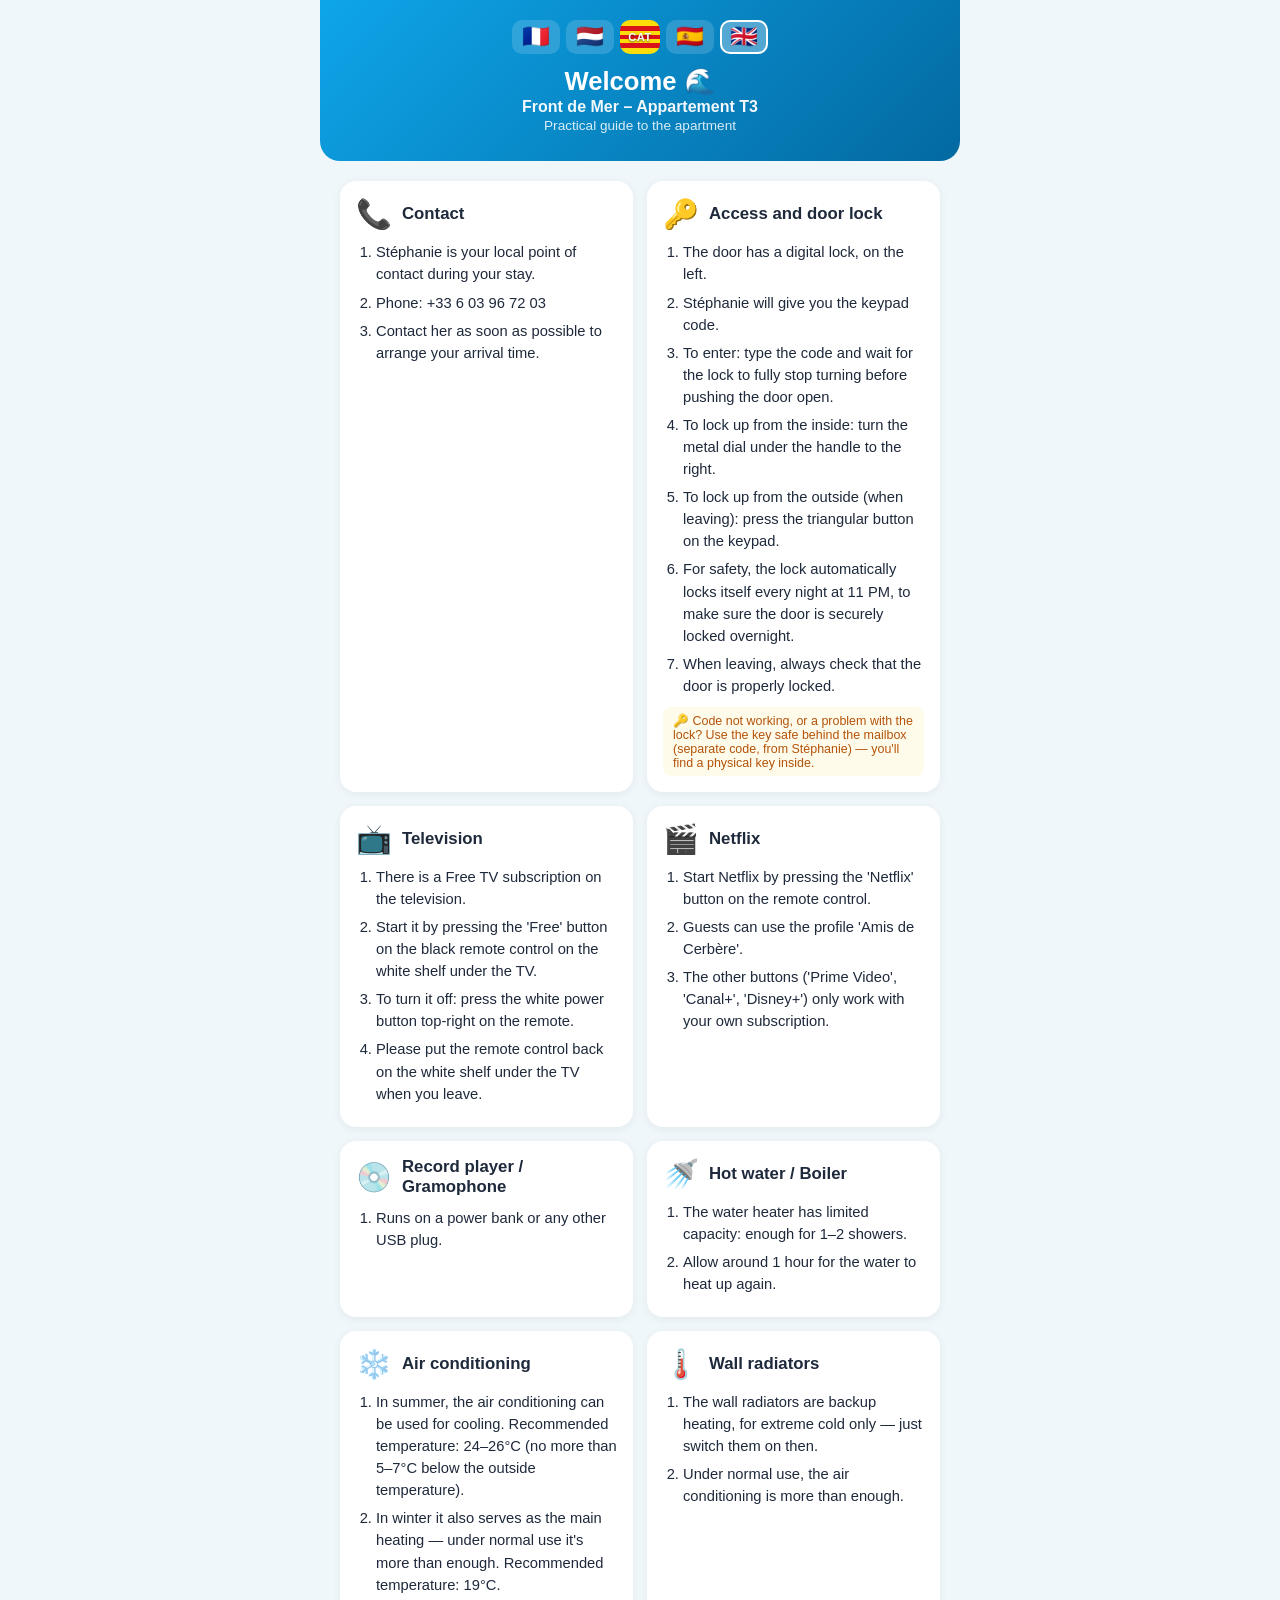
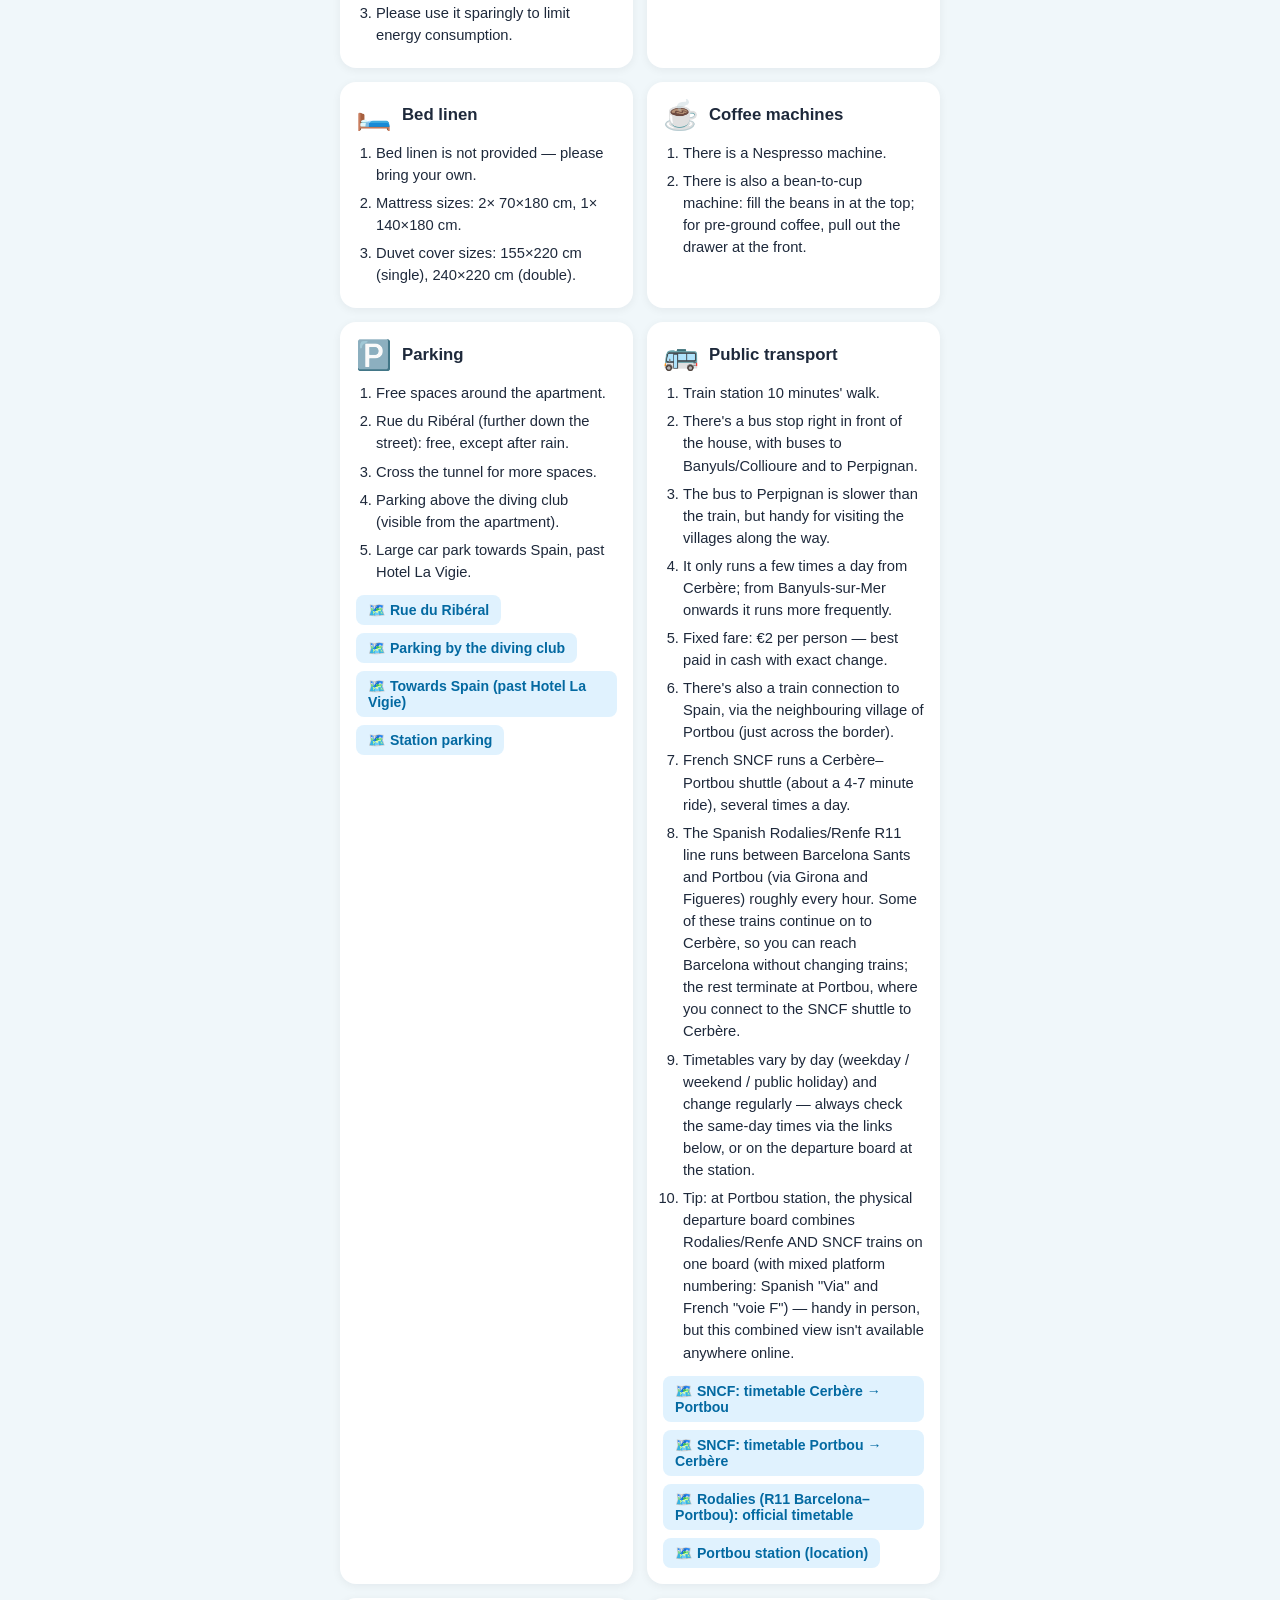
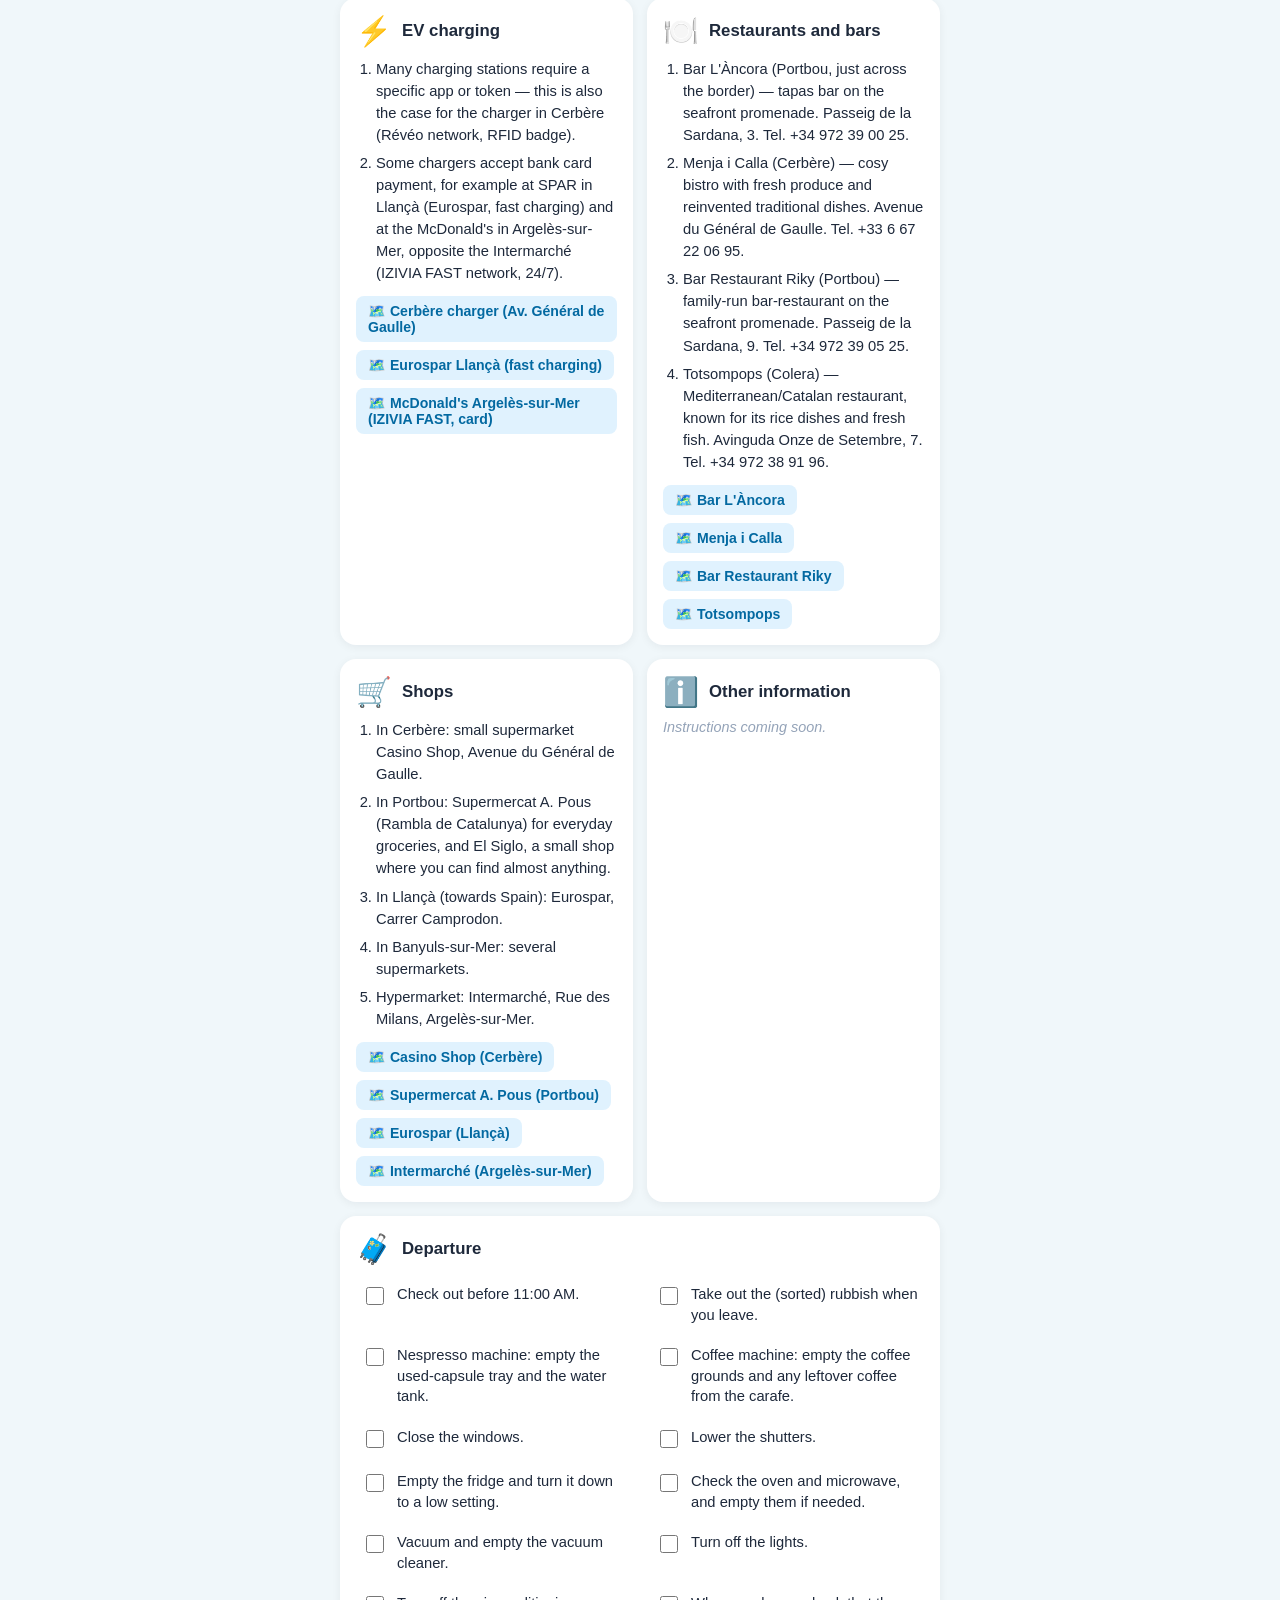
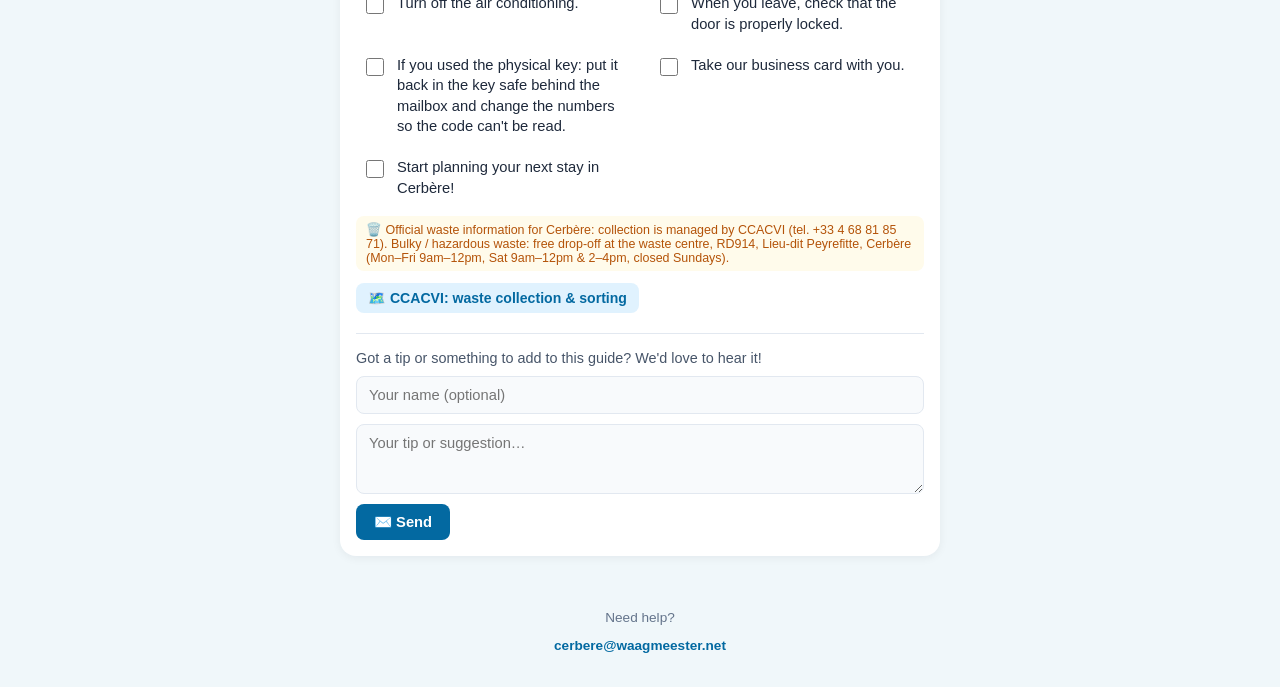
<file: app/index.html>
<!doctype html>
<html lang="en">
  <head>
    <meta charset="UTF-8" />
    <link rel="icon" type="image/svg+xml" href="/app/favicon.svg" />
    <meta name="viewport" content="width=device-width, initial-scale=1.0" />
    <title>Front de Mer – Guide / Gids / Guía</title>
    <script type="module" crossorigin src="/app/assets/main-BZ2N72EQ.js"></script>
    <link rel="stylesheet" crossorigin href="/app/assets/main-HrgtqdyT.css">
  </head>
  <body>
    <div id="app"></div>
  </body>
</html>
</file>
<file: app/assets/main-HrgtqdyT.css>
*{box-sizing:border-box}body{color:#1e293b;background:#f0f7fa;margin:0;font-family:-apple-system,BlinkMacSystemFont,Segoe UI,Roboto,Helvetica,Arial,sans-serif}.gids{flex-direction:column;max-width:640px;min-height:100vh;margin:0 auto;display:flex}.gids-header{color:#fff;text-align:center;background:linear-gradient(135deg,#0ea5e9,#0369a1);border-radius:0 0 20px 20px;padding:20px 20px 28px}.gids-lang-switcher{flex-wrap:wrap;justify-content:center;gap:6px;margin-bottom:12px;display:flex}.gids-lang-btn{cursor:pointer;background:#ffffff26;border:2px solid #0000;border-radius:10px;padding:4px 8px;font-size:1.4rem;line-height:1}.gids-lang-btn.active{background:#ffffff4d;border-color:#fff}.gids-lang-btn-text{letter-spacing:.5px;color:#fff;text-shadow:0 1px 2px #0009;background:repeating-linear-gradient(#fcdd09 0 14.28%,#da121a 14.28% 28.56%);padding:6px;font-size:.7rem;font-weight:700}.gids-header h1{margin:4px 0 2px;font-size:1.6rem}.gids-subtitle{opacity:.95;margin:0;font-weight:600}.gids-subtitle-small{opacity:.85;margin:2px 0 0;font-size:.85rem}.gids-grid{flex:1;grid-template-columns:1fr;gap:14px;padding:20px;display:grid}@media (width>=480px){.gids-grid{grid-template-columns:1fr 1fr}}.gids-card{background:#fff;border-radius:16px;padding:16px;box-shadow:0 2px 10px #0f172a0f}@media (width>=480px){.gids-card-wide{grid-column:1/-1}}.gids-card-header{align-items:center;gap:10px;margin-bottom:10px;display:flex}.gids-card-icon{font-size:1.8rem}.gids-card-header h2{margin:0;font-size:1.05rem}.gids-card-photo{border-radius:10px;width:100%;margin-bottom:10px;display:block}.gids-steps{margin:0;padding-left:20px;font-size:.92rem;line-height:1.5}.gids-steps li{margin-bottom:6px}.gids-placeholder{color:#94a3b8;margin:0;font-size:.9rem;font-style:italic}.gids-checklist{gap:4px;margin:0;padding:0;list-style:none;display:grid}@media (width>=640px){.gids-checklist{grid-template-columns:1fr 1fr;column-gap:20px}}.gids-checklist-item{cursor:pointer;border-radius:8px;align-items:flex-start;gap:10px;padding:8px 6px;font-size:.92rem;line-height:1.4;display:flex}.gids-checklist-item:hover{background:#f8fafc}.gids-checklist-item input[type=checkbox]{accent-color:#0369a1;flex-shrink:0;width:18px;height:18px;margin-top:3px}.gids-checklist-item.checked span{color:#94a3b8;text-decoration:line-through}.gids-note{color:#b45309;background:#fffbeb;border-radius:8px;margin:10px 0 0;padding:6px 10px;font-size:.78rem}.gids-pins{flex-wrap:wrap;gap:8px;margin-top:12px;display:flex}.gids-pins .gids-map-link{margin-top:0}.gids-map-link{color:#0369a1;background:#e0f2fe;border-radius:8px;margin-top:12px;padding:7px 12px;font-size:.88rem;font-weight:600;text-decoration:none;display:inline-block}.gids-map-link:hover{background:#bae6fd}.gids-suggestion-form{border-top:1px solid #e2e8f0;flex-direction:column;gap:10px;margin-top:20px;padding-top:16px;display:flex}.gids-suggestion-intro{color:#475569;margin:0;font-size:.9rem}.gids-suggestion-input{font:inherit;resize:vertical;background:#f8fafc;border:1px solid #e2e8f0;border-radius:8px;padding:10px 12px;font-size:.92rem}.gids-suggestion-input:focus{background:#fff;border-color:#0ea5e9;outline:none}.gids-suggestion-send{font:inherit;color:#fff;cursor:pointer;background:#0369a1;border:none;border-radius:8px;align-self:flex-start;padding:9px 18px;font-size:.92rem;font-weight:600}.gids-suggestion-send:hover{background:#075985}.gids-footer{text-align:center;color:#64748b;padding:20px;font-size:.85rem}.gids-contact-line{color:#0369a1;font-weight:600}
</file>
